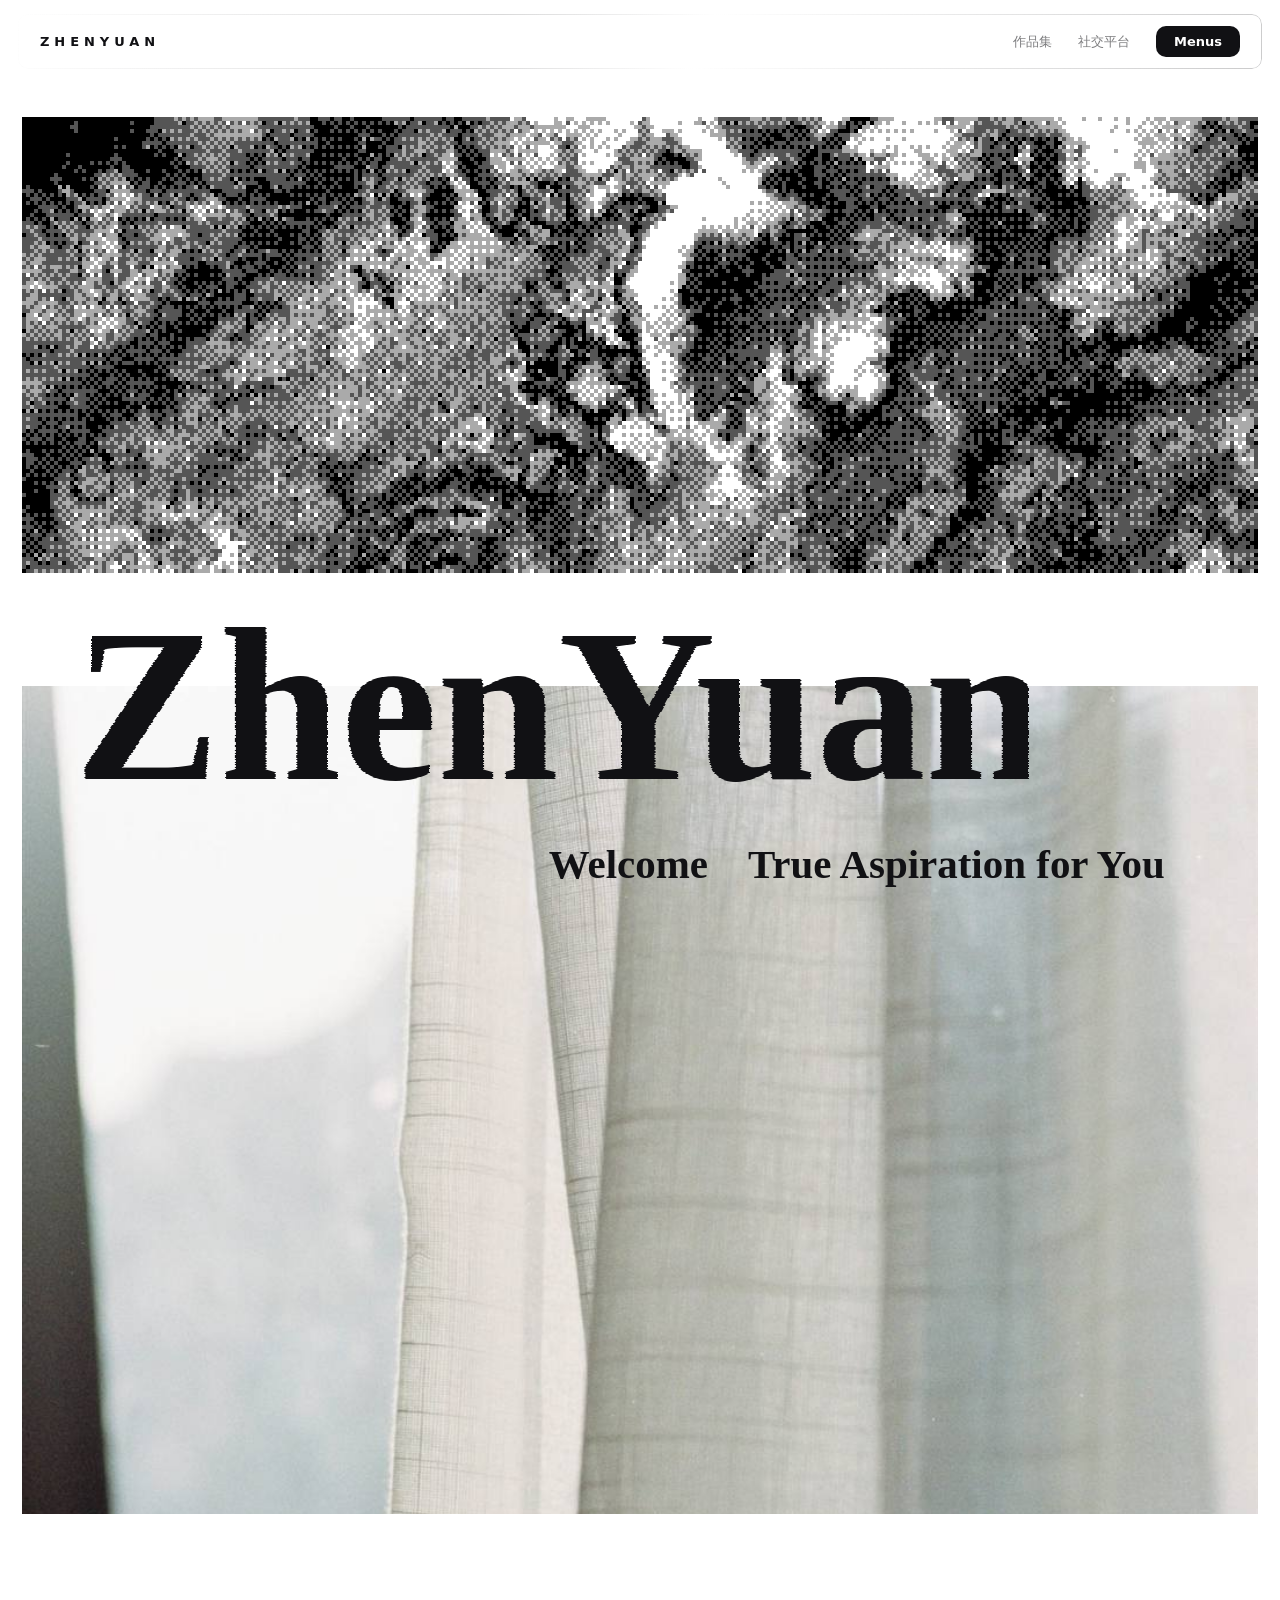
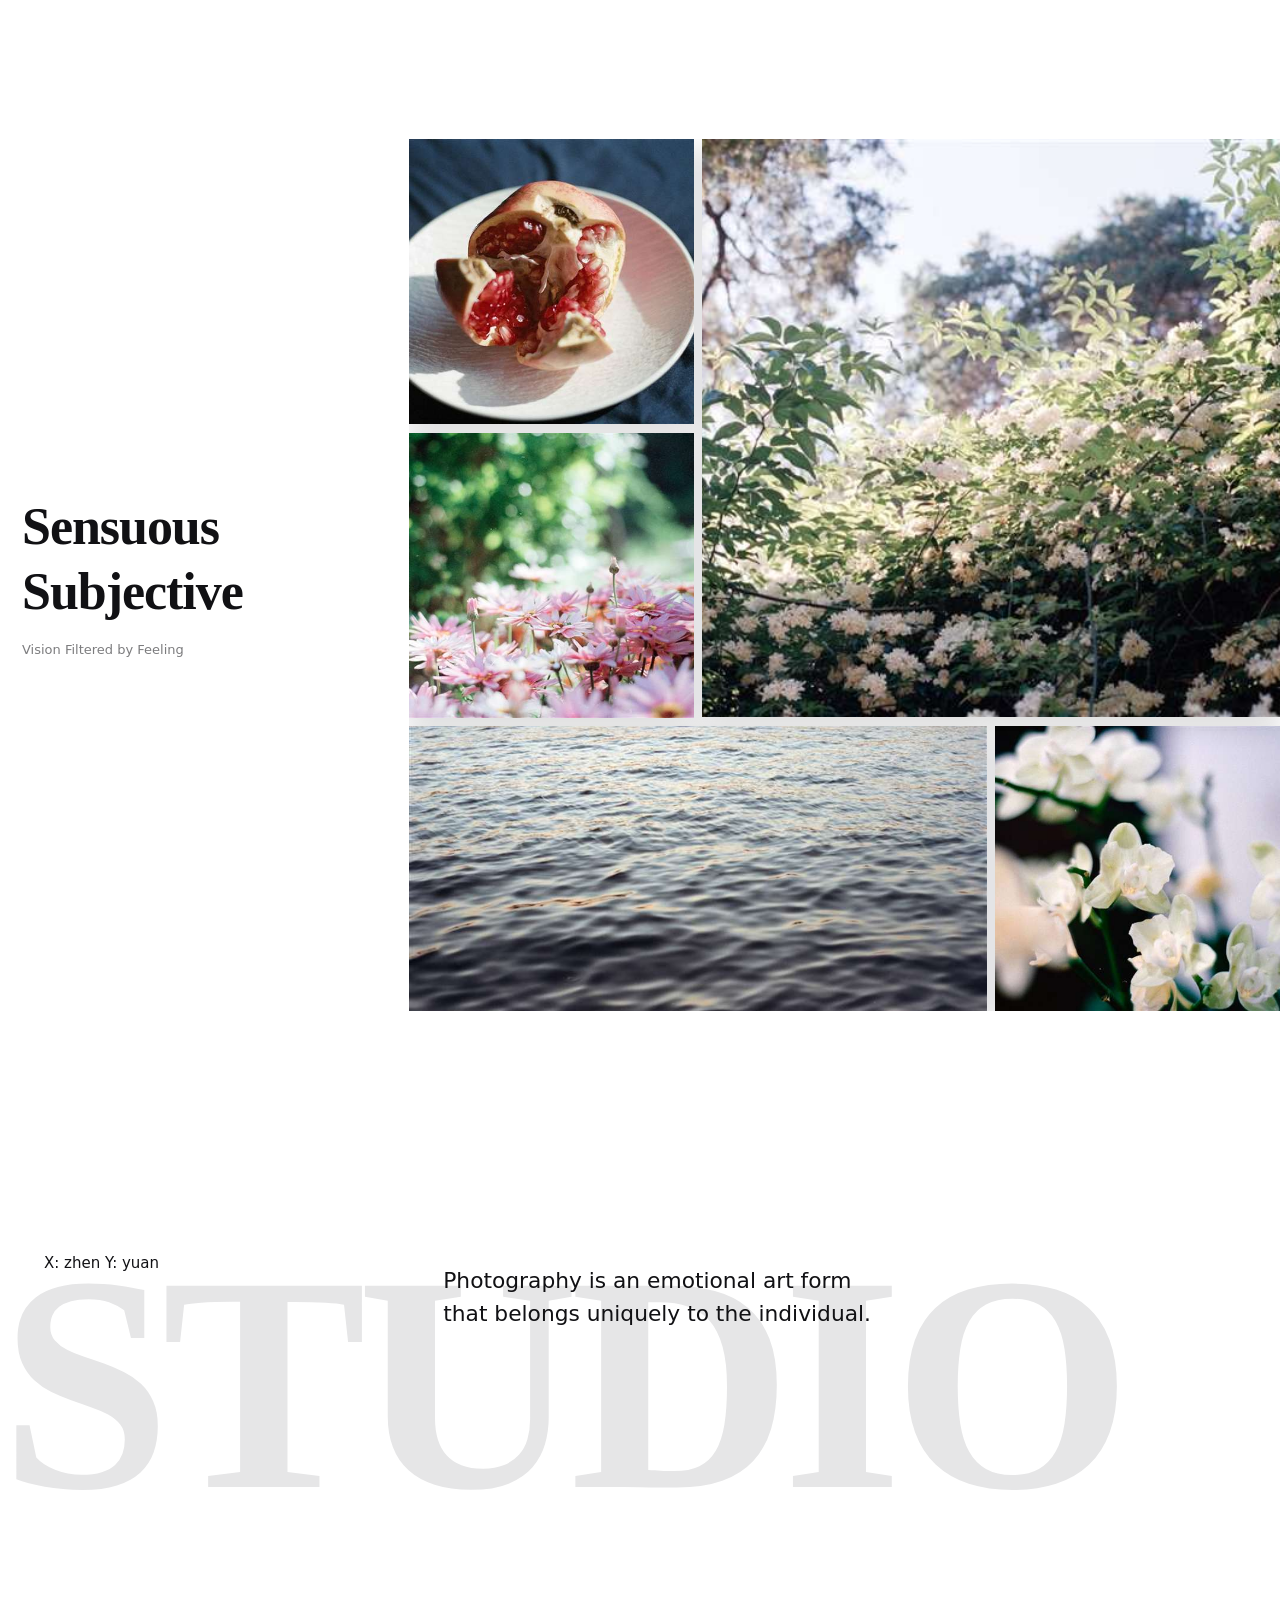
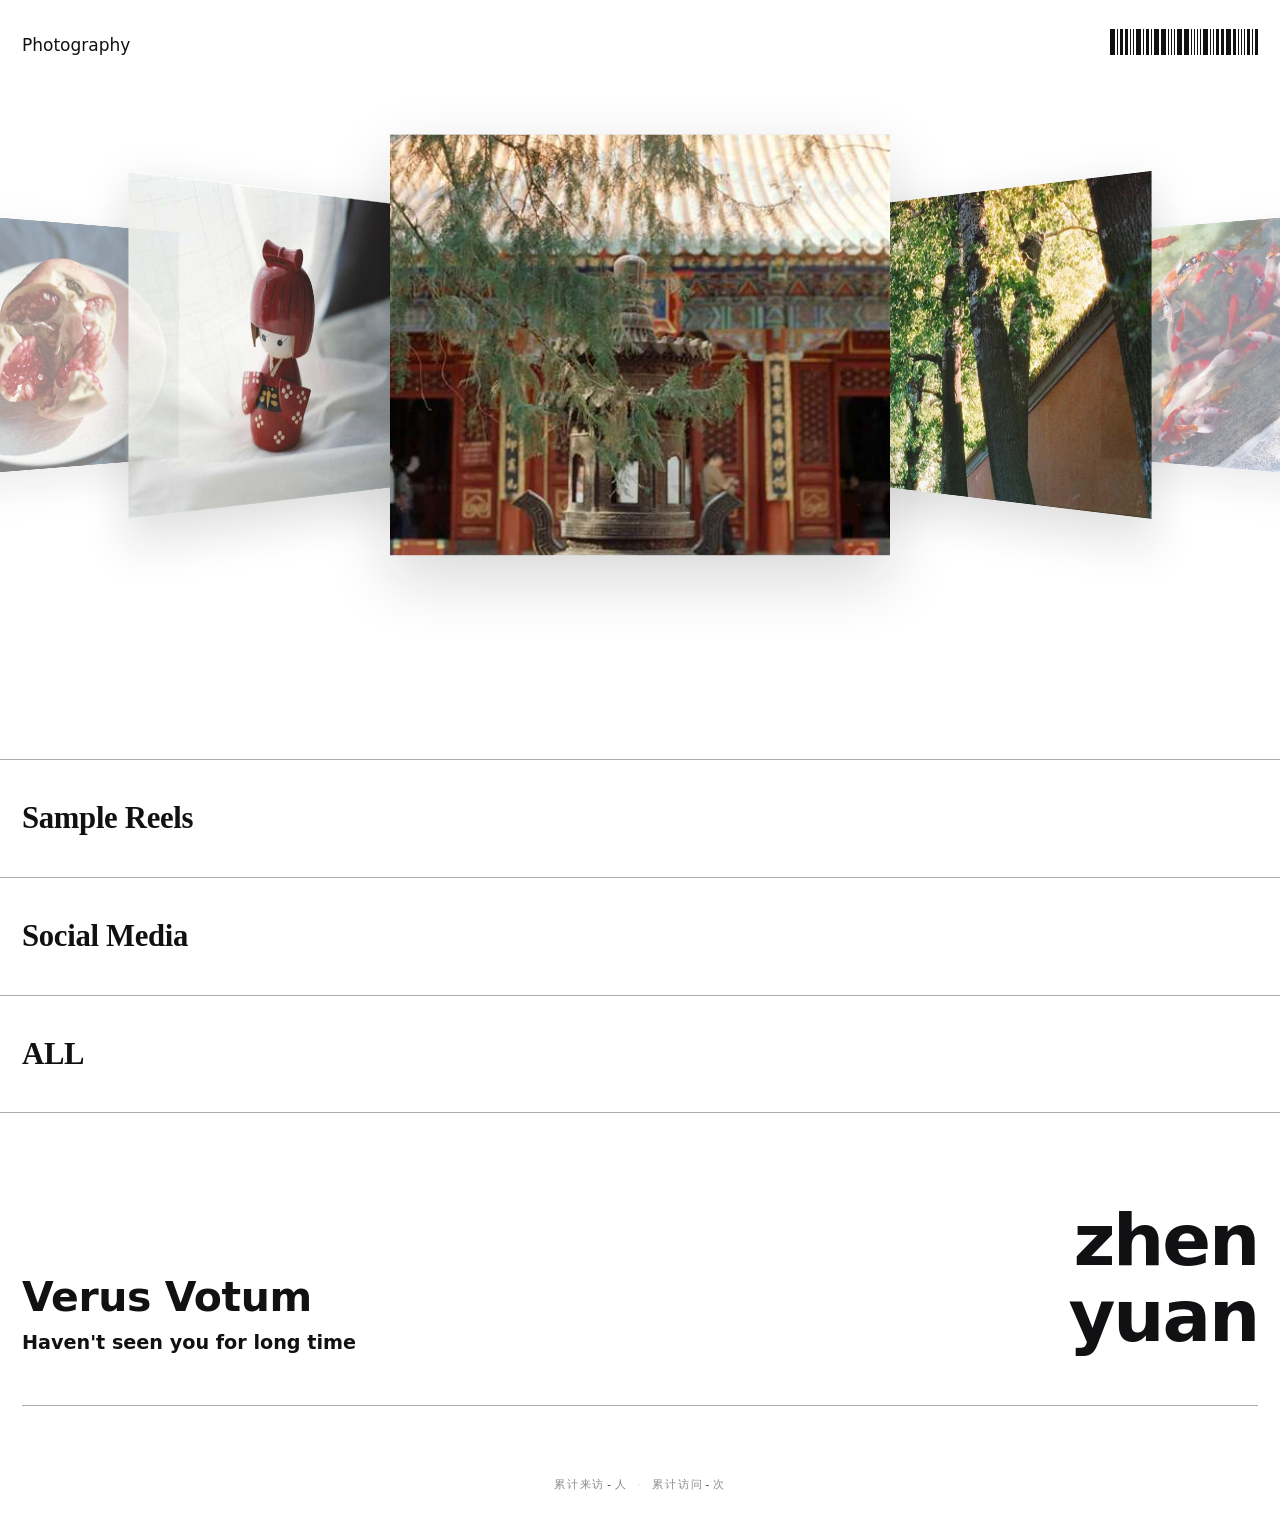
<file: index.html>
<!DOCTYPE html>
<html lang="zh-CN">
<head>
  <meta charset="UTF-8">
  <meta name="viewport" content="width=device-width, initial-scale=1.0">
  <title>ZhenYuan — True Aspiration for You</title>
  <meta name="description" content="ZhenYuan 个人网站 — Sensuous, Subjective.">
  <link rel="icon" href="data:,">
  <link rel="stylesheet" href="css/style.css?v=48">
</head>
<body class="locked">

  <!-- 开屏 Prism 棱镜背景：滚动后渐隐进入页面 -->
  <div id="intro" aria-hidden="true">
    <div class="intro-hint">SCROLL</div>
  </div>

  <!-- 液态玻璃导航 -->
  <header class="nav-wrap">
    <nav class="nav glass">
      <a class="nav-logo" href="#top" data-cid="nav.brand">ZHENYUAN</a>
      <div class="nav-right">
        <a class="nav-link" href="category.html?cat=reels" data-cid="nav.link1">作品集</a>
        <a class="nav-link" href="social.html" data-cid="nav.link2">社交平台</a>
        <a class="nav-cta" href="menu.html" data-cid="nav.cta">Menus</a>
      </div>
    </nav>
  </header>

  <main id="top">

    <!-- Dither 抖动波纹宽幅区（65:24 宽幅，上下留白） -->
    <section class="dither-band" aria-hidden="true">
      <div class="dither-frame" id="dither-frame"></div>
    </section>

    <!-- Hero：超大动态 zhenyuan（FuzzyText 毛玻璃噪点），压在下方图片左上角 -->
    <section class="hero">
      <div class="hero-title" id="fuzzy-hero" aria-label="ZhenYuan">ZhenYuan</div>
    </section>

    <!-- 全宽大图 + 右上小字 + 底部标语 -->
    <section class="showcase" id="works">
      <figure class="showcase-figure reveal" data-gradual-blur>
        <img id="img-showcase" data-cid="showcase.image" alt="封面大图" src="images/showcase.jpg">
      </figure>

      <p class="hero-tagline">
        <span data-cid="hero.welcome">Welcome</span>
        <span data-cid="hero.tagline">True Aspiration for You</span>
      </p>
    </section>

    <!-- 理念 -->
    <section class="philosophy">
      <div class="reveal">
        <h2 class="philo-words">
          <span data-cid="philo.word1">Sensuous</span>
          <span data-cid="philo.word2">Subjective</span>
        </h2>
        <p class="philo-note" data-cid="philo.note">Vision Filtered by Feeling</p>
      </div>
      <div class="philo-imgs reveal" id="philo-imgs"></div>
    </section>

    <!-- STUDIO 水印 -->
    <section class="studio" id="studio">
      <div class="studio-watermark reveal" data-cid="studio.word">STUDIO</div>
      <div class="studio-location reveal" style="transition-delay:.12s" data-cid="studio.location">X: zhen Y: yuan</div>
      <p class="studio-statement reveal" data-cid="studio.statement">Photography is an emotional art form
that belongs uniquely to the individual.</p>
    </section>

    <!-- Photography 区：Cover Flow 作品轮播 -->
    <section class="photo" id="contact">
      <div class="photo-head reveal">
        <span class="photo-title" data-cid="photo.title">Photography</span>
        <span class="barcode" id="barcode"></span>
      </div>
      <div class="coverflow reveal" id="coverflow" style="transition-delay:.1s">
        <div class="cf-stage" id="cf-stage"></div>
      </div>
    </section>

    <!-- Sample Reels / Social Media / ALL：贯穿全屏横杠 -->
    <section class="bands reveal">
      <a class="band" href="category.html?cat=reels"><span>Sample Reels</span></a>
      <a class="band" href="social.html"><span>Social Media</span></a>
      <a class="band" href="works.html"><span>ALL</span></a>
    </section>

  </main>

  <footer class="footer">
    <div class="footer-note reveal">
      <strong class="footer-brand" data-cid="footer.brand">Verus Votum</strong>
      <span class="footer-sub" data-cid="footer.note">Haven't seen you for long time</span>
    </div>
    <span class="footer-big reveal" style="transition-delay:.12s">zhen<br>yuan</span>
    <hr class="footer-rule">
  </footer>

  <script src="js/fuzzy-text.js?v=3"></script>
  <script src="js/gradual-blur.js?v=3"></script>
  <script src="js/prism.js?v=4"></script>
  <script src="js/intro.js?v=4"></script>
  <script src="js/dither.js?v=4"></script>
  <script src="js/main.js?v=25"></script>
  <script src="js/counter.js?v=2" defer></script>
</body>
</html>
</file>
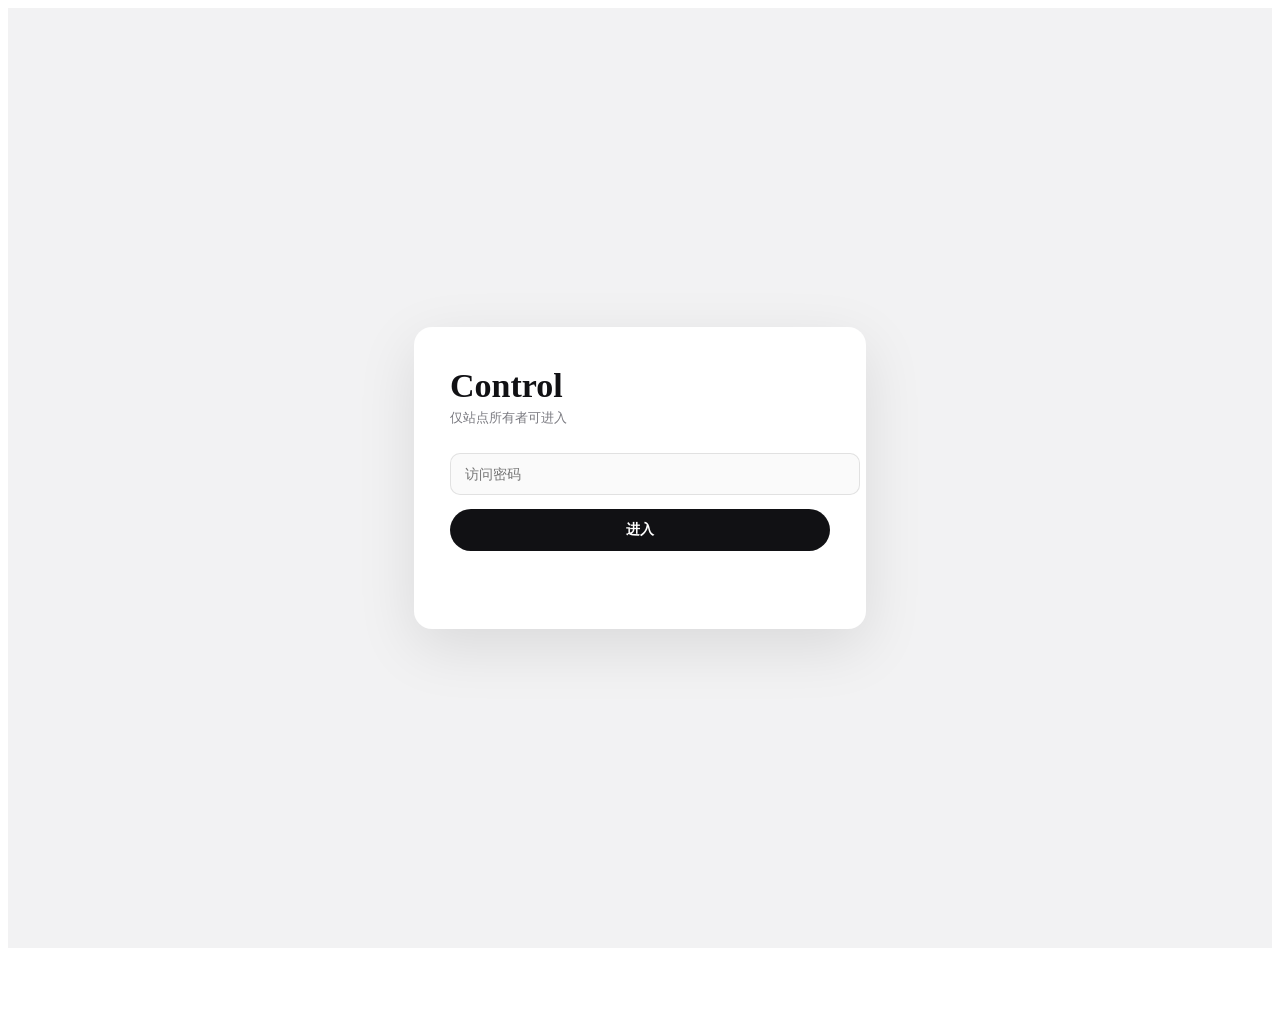
<file: admin.html>
<!DOCTYPE html>
<html lang="zh-CN">
<head>
  <meta charset="UTF-8">
  <meta name="viewport" content="width=device-width, initial-scale=1.0">
  <meta name="robots" content="noindex, nofollow">
  <title>管理处 — ZhenYuan</title>
  <link rel="icon" href="data:,">
  <link rel="stylesheet" href="css/admin.css?v=6">
</head>
<body class="admin-body">

  <!-- 密码门 -->
  <div id="gate" class="gate">
    <form id="gate-form" class="gate-card">
      <h1>Control</h1>
      <p class="gate-hint">仅站点所有者可进入</p>
      <input type="password" id="gate-pwd" placeholder="访问密码" autocomplete="current-password" required>
      <button type="submit">进入</button>
      <p id="gate-err" class="gate-err"></p>
    </form>
  </div>

  <!-- 编辑器（面包屑 + 灰导航 + Control 标题 + 黑菜单列/灰内容区） -->
  <div id="editor" class="editor" hidden>
    <p class="admin-crumb" id="crumb">管理处</p>

    <nav class="admin-nav">
      <strong class="admin-site">ZHENYUAN</strong>
      <div class="admin-nav-right">
        <a href="index.html" target="_blank">首页</a>
        <a href="menu.html" target="_blank">Menus</a>
        <a href="works.html" target="_blank">作品</a>
        <a href="social.html" target="_blank">社交平台</a>
        <a href="javascript:void 0" id="pub-toggle">发布设置</a>
        <button id="publish-btn" class="admin-publish" title="把本机新上传的照片和内容差量同步到 GitHub Pages">一键发布</button>
        <button id="save-btn" class="admin-save">保存并发布</button>
      </div>
    </nav>

    <!-- 发布设置（GitHub Pages 部署时需要；本机预览无需填写） -->
    <div id="pub-setup" class="pub-setup" hidden>
      <label class="field"><span class="field-key">仓库（用户名/仓库名）</span>
        <input type="text" id="gh-repo" placeholder="例如：zhenyuan/zhenyuan.github.io"></label>
      <label class="field"><span class="field-key">GitHub Token</span>
        <input type="password" id="gh-token" placeholder="ghp_…（需要 Contents 读写权限）"></label>
        <label class="pub-remember"><input type="checkbox" id="gh-remember"> 在此电脑记住仓库和 Token（勾选后关浏览器也不用重填；仅私人电脑使用，公用电脑请勿勾）</label>
      <p class="pub-hint">本机预览（127.0.0.1）自动使用本地保存接口，无需填写；部署到 GitHub Pages 后，保存与上传走 GitHub API，需要填写以上两项。</p>
    </div>

    <header class="admin-head"><h1>Control</h1></header>

    <div class="admin-panel">
      <aside class="admin-menu" id="admin-menu"></aside>
      <main class="admin-content" id="admin-content"></main>
    </div>

    <p id="status" class="status"></p>
  </div>

  <script src="js/utif.js?v=1"></script>
  <script src="js/admin.js?v=24"></script>
</body>
</html>
</file>
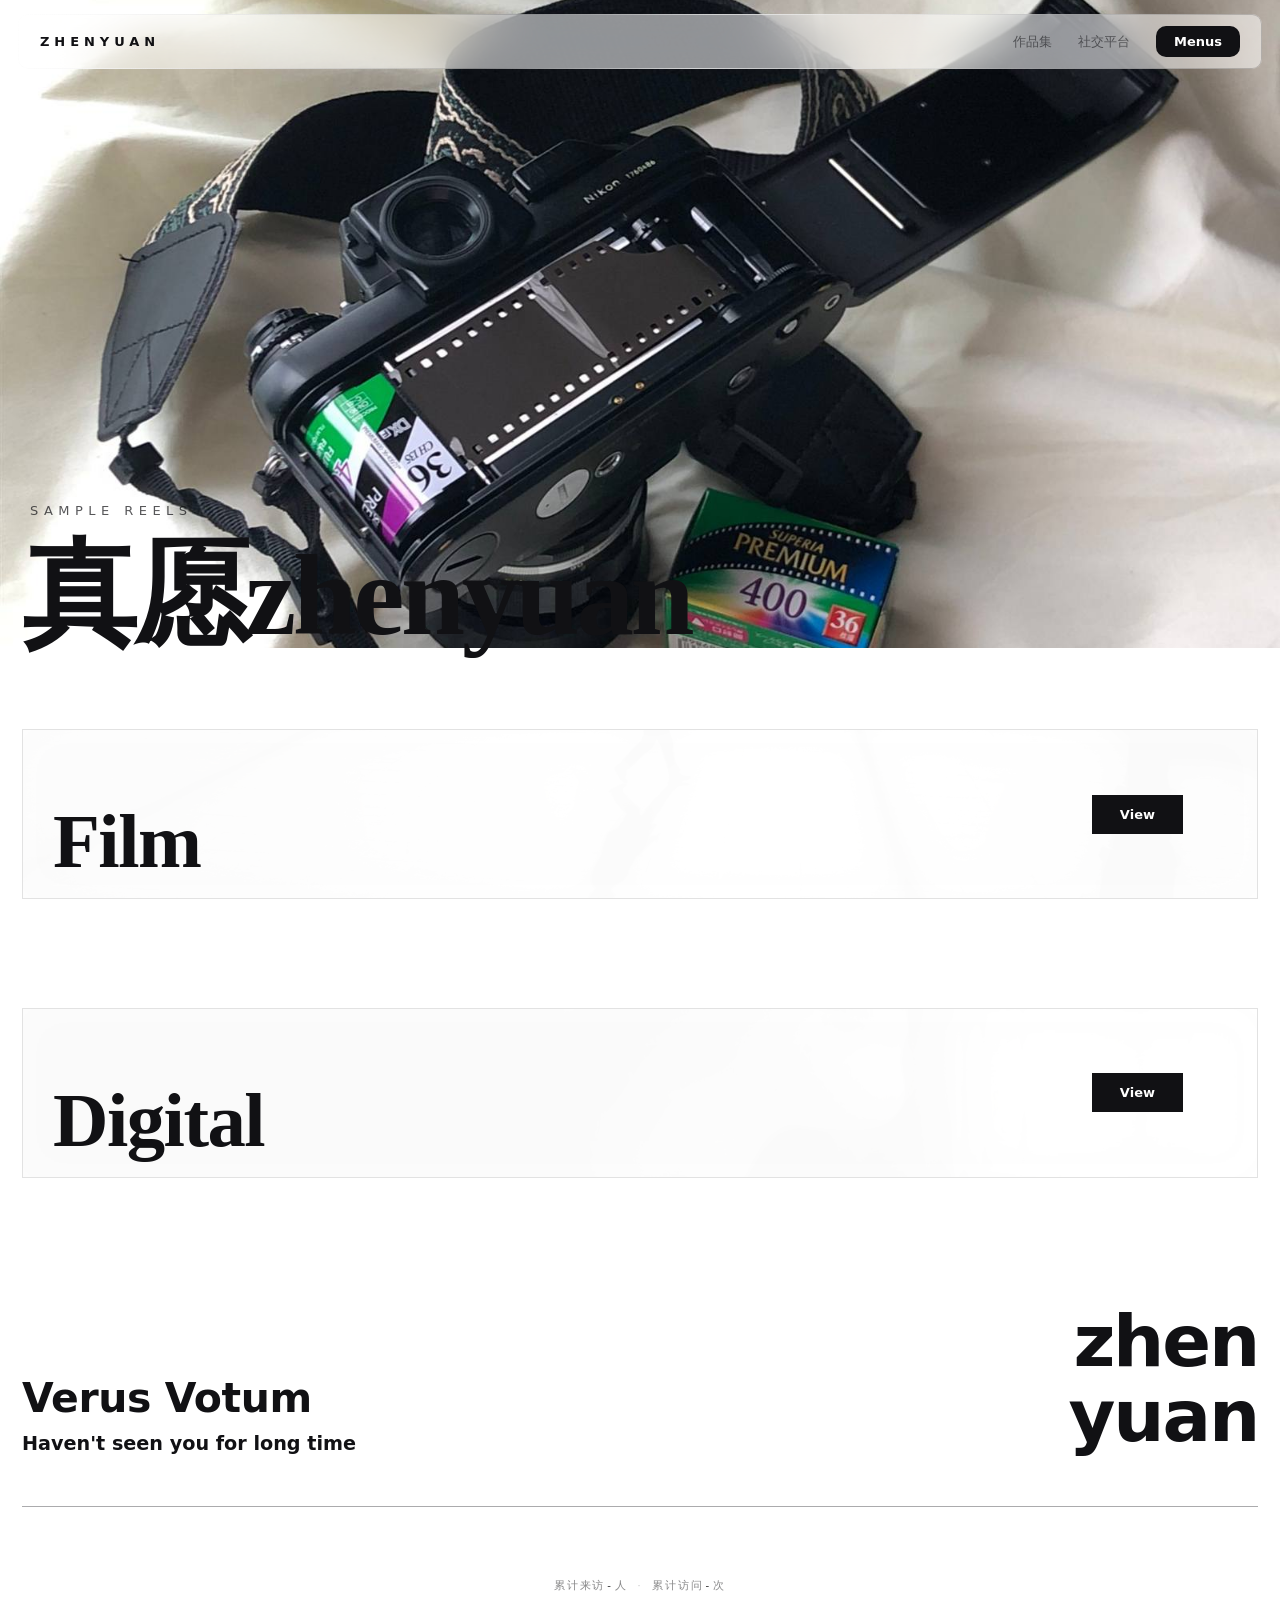
<file: category.html>
<!DOCTYPE html>
<html lang="zh-CN">
<head>
  <meta charset="UTF-8">
  <meta name="viewport" content="width=device-width, initial-scale=1.0">
  <title>Sample Reels — ZhenYuan</title>
  <meta name="description" content="ZhenYuan 作品分类 — Film / Digital">
  <link rel="icon" href="data:,">
  <link rel="stylesheet" href="css/style.css?v=48">
</head>
<body>

  <!-- 开场黑幕：承接首页横杆延伸过场 -->
  <div id="band-open"><span>Sample Reels</span></div>

  <!-- 液态玻璃导航 -->
  <header class="nav-wrap">
    <nav class="nav glass">
      <a class="nav-logo" href="index.html">ZHENYUAN</a>
      <div class="nav-right">
        <a class="nav-link" href="category.html?cat=reels" data-navcat="reels">作品集</a>
        <a class="nav-link" href="social.html">社交平台</a>
        <a class="nav-cta" href="menu.html">Menus</a>
      </div>
    </nav>
  </header>

  <main>
    <!-- 顶部大图 + 真愿zhenyuan 标题（图3）+ 分类小字（衔接过场文字） -->
    <div class="cat-hero">
      <img id="cat-hero-img" src="images/cat-hero-light.jpg" alt="分类页大图">
      <div class="cat-titlewrap">
        <p class="cat-kicker" id="cat-kicker">Sample Reels</p>
        <h1 class="cat-title">真愿zhenyuan</h1>
      </div>
    </div>

    <!-- Film / Digital 液态玻璃分类横杠（点击：方块剥离 → 逐级选择） -->
    <section class="cat-cats">
      <div class="cat-bar" data-cat="film" data-img="images/photo.jpg">
        <div class="cat-media"><img src="images/photo.jpg" alt="Film 分类背景"></div>
        <div class="cat-glass glass"></div>
        <span class="cat-bar-name">Film</span>
        <span class="cat-bar-btn">View</span>
      </div>
      <div class="cat-bar" data-cat="digital" data-img="images/philo1.jpg">
        <div class="cat-media"><img src="images/philo1.jpg" alt="Digital 分类背景"></div>
        <div class="cat-glass glass"></div>
        <span class="cat-bar-name">Digital</span>
        <span class="cat-bar-btn">View</span>
      </div>
    </section>
  </main>

  <!-- 选择器遮罩 / 碎裂圆环舞台 / 作品集画布 / 返回箭头（由 js/category.js 驱动） -->
  <div class="sel-veil" id="sel-veil"></div>
  <div class="portfolio-canvas" id="portfolio-canvas"></div>
  <div class="ring-stage" id="ring-stage"></div>
  <div class="ring-caption" id="ring-caption"><b></b><span></span></div>
  <button class="back-arrow" id="back-arrow" type="button" aria-label="返回作品分类">↩</button>

  <footer class="footer">
    <div class="footer-note reveal">
      <strong class="footer-brand" data-cid="footer.brand">Verus Votum</strong>
      <span class="footer-sub" data-cid="footer.note">Haven't seen you for long time</span>
    </div>
    <span class="footer-big reveal" style="transition-delay:.12s">zhen<br>yuan</span>
    <hr class="footer-rule">
  </footer>

  <script src="js/category.js?v=36"></script>
  <script>
    (function () {
      'use strict';
      document.body.classList.add('ready'); // 分类页无开屏，直接显示导航

      var q = new URLSearchParams(location.search);
      var cat = q.get('cat') === 'social' ? 'social' : 'reels';
      var titles = { reels: 'Sample Reels', social: 'Social Media' };
      var t = titles[cat];
      document.title = t + ' — ZhenYuan';

      // bfcache 恢复时清理残留过渡层
      window.addEventListener('pageshow', function (e) {
        if (e.persisted) {
          var bo = document.getElementById('band-open');
          if (bo) { bo.remove(); document.querySelectorAll('.sel-veil,.ring-stage,.peel-card,.ring-caption,#back-arrow').forEach(function(n){n.remove()}); }
        }
      });

      // 开场黑幕：显示所选横杠文字后上滑揭幕
      document.getElementById('cat-kicker').textContent = t;
      var open = document.getElementById('band-open');
      open.querySelector('span').textContent = t;
      requestAnimationFrame(function () {
        requestAnimationFrame(function () { open.classList.add('away'); });
      });
      setTimeout(function () { open.remove(); }, 800);

      // 文字可读性检测：大图偏暗时给"真愿zhenyuan"标题加光晕
      var heroImg = document.getElementById('cat-hero-img');
      var title = document.querySelector('.cat-title');
      function glowCheck() {
        try {
          if (!heroImg.naturalWidth) return;
          var c = document.createElement('canvas');
          c.width = 60; c.height = 60;
          var ctx = c.getContext('2d');
          ctx.drawImage(heroImg, 0, heroImg.naturalHeight * 0.55,
            heroImg.naturalWidth * 0.6, heroImg.naturalHeight * 0.45, 0, 0, 60, 60);
          var d = ctx.getImageData(0, 0, 60, 60).data;
          var sum = 0, n = 0;
          for (var i = 0; i < d.length; i += 4) {
            sum += 0.2126 * d[i] + 0.7152 * d[i + 1] + 0.0722 * d[i + 2];
            n++;
          }
          if (sum / n < 150) title.classList.add('text-glow');
          else title.classList.remove('text-glow');
        } catch (e) { /* 忽略 */ }
      }
      if (heroImg.complete && heroImg.naturalWidth) glowCheck();
      /* 头图可能被 category.js 按 content.json 异步替换：每次重新加载都重测明暗 */
      heroImg.addEventListener('load', glowCheck);
    })();
  </script>
  <script src="js/counter.js?v=2" defer></script>
</body>
</html>
</file>
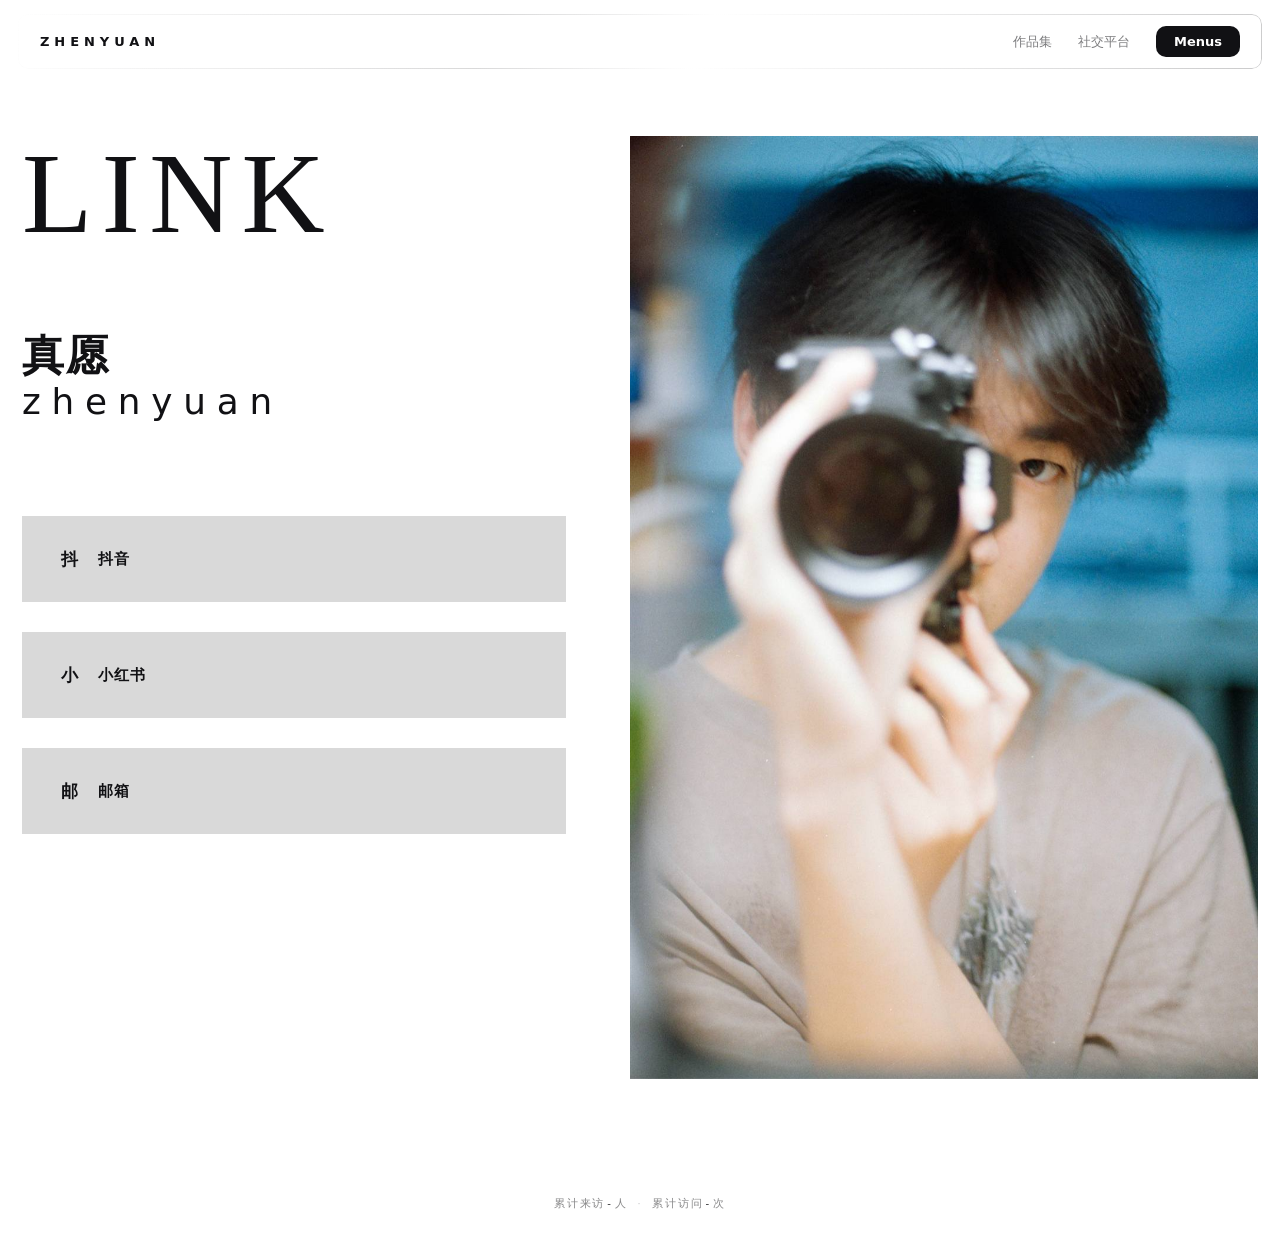
<file: social.html>
﻿﻿﻿﻿<!DOCTYPE html>
<html lang="zh-CN">
<head>
  <meta charset="UTF-8">
  <meta name="viewport" content="width=device-width, initial-scale=1.0">
  <title>Social Links — ZhenYuan</title>
  <meta name="description" content="ZhenYuan 社交媒体链接 — 抖音 / 小红书">
  <link rel="icon" href="data:,">
  <link rel="stylesheet" href="css/style.css?v=48">
</head>
<body class="social-page">

  <!-- 液态玻璃导航（与首页一致） -->
  <header class="nav-wrap">
    <nav class="nav glass">
      <a class="nav-logo" href="index.html" data-cid="nav.brand">ZHENYUAN</a>
      <div class="nav-right">
        <a class="nav-link" href="category.html?cat=reels" data-cid="nav.link1">作品集</a>
        <a class="nav-link" href="social.html" data-cid="nav.link2">社交平台</a>
        <a class="nav-cta" href="menu.html" data-cid="nav.cta">Menus</a>
      </div>
    </nav>
  </header>

  <!-- LINK 界面：左列（LINK 标题 / 真愿zhenyuan / 黑色宣言块 / 链接条）+ 右侧大图 -->
  <main>
    <section class="social">
      <div class="social-left">
        <h1 class="social-title reveal" data-cid="social.title">LINK</h1>
        <div class="social-brand reveal" style="transition-delay:.1s">
          <span class="social-brand-cn" data-cid="social.brandCn">真愿</span>
          <span class="social-brand-en" data-cid="social.brandEn">zhenyuan</span>
        </div>
        <div class="social-statement reveal" style="transition-delay:.2s">
          <p data-cid="social.statement">品牌宣言文字</p>
        </div>
        <div class="social-links reveal" id="social-links" style="transition-delay:.3s"></div>
      </div>
      <figure class="social-image reveal" style="transition-delay:.15s">
        <img data-cid="social.image" src="" alt="Social">
      </figure>
    </section>
  </main>

  <script src="js/main.js?v=25"></script>
  <script src="js/counter.js?v=2" defer></script>
</body>
</html>
</file>
<file: css/style.css>
/* =====================================================
   ZhenYuan 个人网站 — 简洁平面风格 · 白底黑字
   ===================================================== */

/* ================= 基础 ================= */
:root{
  --bg:#ffffff;
  --ink:#111114;
  --muted:rgba(17,17,20,.55);
  --faint:rgba(17,17,20,.35);
  --glass:rgba(255,255,255,.55);
  --glass-brd:rgba(0,0,0,.08);
  --serif:Georgia,"Times New Roman","Songti SC",STSong,serif;
  --sans:system-ui,-apple-system,"Segoe UI","PingFang SC","Microsoft YaHei",sans-serif;
  --maxw:1280px;
}
*{margin:0;padding:0;box-sizing:border-box}
html{scroll-behavior:smooth}
body{background:var(--bg);color:var(--ink);font-family:var(--sans);-webkit-font-smoothing:antialiased;overflow-x:hidden}
body.locked{overflow:hidden}
img{display:block;width:100%;height:100%;object-fit:cover} /* 图片只裁切，绝不变形 */
figure{overflow:hidden;background:#e9e9ec}
a{color:inherit;text-decoration:none}
::selection{background:#111114;color:#fff}

/* ================= 开屏黑场动画 ================= */
#intro{position:fixed;inset:0;z-index:300;background:#000}
#intro-canvas{position:absolute;inset:0;width:100%;height:100%;display:block}
.intro-hint{position:absolute;bottom:28px;left:50%;transform:translateX(-50%);font-size:11px;letter-spacing:.45em;text-indent:.45em;color:rgba(255,255,255,.30);transition:opacity .5s}
#intro.playing .intro-hint{opacity:0}
#intro.leak{background:#fff;transition:background-color .7s ease} /* 胶片漏光：黑场转白 */
#intro.done{opacity:0;transition:opacity .65s ease;pointer-events:none}

/* ================= 液态玻璃导航 ================= */
.nav-wrap{position:fixed;top:14px;left:0;right:0;z-index:100;display:flex;justify-content:center;padding:0 18px;
  opacity:0;transform:translateY(-14px);
  transition:opacity .9s ease .25s,transform .9s cubic-bezier(.16,1,.3,1) .25s}
body.ready .nav-wrap{opacity:1;transform:none}
.glass{background:var(--glass);backdrop-filter:blur(22px) saturate(160%);-webkit-backdrop-filter:blur(22px) saturate(160%)} /* 纯液态玻璃：无描边无阴影 */
.nav{width:100%;max-width:var(--maxw);display:flex;align-items:center;justify-content:space-between;padding:12px 22px;border-radius:10px;position:relative}
.nav::before{content:'';position:absolute;inset:0;border-radius:inherit;padding:1.2px;pointer-events:none;z-index:1;
  background:linear-gradient(115deg,rgba(255,255,255,.95) 0%,rgba(17,17,20,.16) 38%,rgba(255,255,255,.6) 55%,rgba(17,17,20,.22) 100%);
  -webkit-mask:linear-gradient(#000 0 0) content-box,linear-gradient(#000 0 0);
  -webkit-mask-composite:xor;mask:linear-gradient(#000 0 0) content-box,linear-gradient(#000 0 0);mask-composite:exclude}
.nav-logo{font-size:13px;font-weight:700;letter-spacing:.38em}
.nav-right{display:flex;align-items:center;gap:26px}
.nav-link{font-size:13px;color:var(--muted);transition:color .25s}
.nav-link:hover{color:var(--ink)}
.nav-cta{background:var(--ink);color:#fff;font-size:13px;font-weight:600;padding:8px 18px;border-radius:10px;transition:opacity .25s}
.nav-cta:hover{opacity:.82}

/* ================= Warp 标题 ---------------- */
.warp-text{position:relative;display:block;width:100%;min-height:220px;overflow:hidden;isolation:isolate;border-radius:inherit}
.warp-text canvas{position:absolute;inset:0;width:100%;height:100%;display:block}
.warp-text-fallback{font-family:var(--serif);letter-spacing:-.03em;font-size:clamp(70px,16vw,200px);line-height:.9}

/* ================= Dither 抖动波纹宽幅区（65:24，上下留白） ================= */
.dither-band{max-width:var(--maxw);margin:0 auto;padding:clamp(96px,13vh,150px) 22px 0;
  opacity:0;transform:translateY(20px);
  transition:opacity 1s ease .35s,transform 1s cubic-bezier(.16,1,.3,1) .35s}
body.ready .dither-band{opacity:1;transform:none}
.dither-frame{position:relative;width:100%;aspect-ratio:65/24;overflow:hidden;background:#000}
.dither-frame canvas{position:absolute;inset:0;width:100%;height:100%;display:block}

/* ================= Hero：大字叠在图片左上 ================= */
.hero{max-width:var(--maxw);margin:0 auto;padding:clamp(40px,6vh,80px) 22px 0}
.hero-title{font-family:var(--serif);position:relative;z-index:3;
  opacity:0;transform:translateY(30px);
  transition:opacity 1s ease .5s,transform 1s cubic-bezier(.16,1,.3,1) .5s}
body.ready .hero-title{opacity:1;transform:none}

/* ================= Showcase：全宽大图 ================= */
.showcase{position:relative;max-width:var(--maxw);margin:0 auto;padding:0 22px 9vh;
  margin-top:clamp(-110px,-7.5vw,-24px)} /* 大字下缘探入图片顶端约1/3（图1） */
.hero-tagline{position:absolute;top:clamp(100px,12vw,180px);left:auto;right:9%;display:flex;gap:40px;
  font-family:var(--serif);font-size:clamp(26px,3.2vw,48px);font-weight:700;color:var(--ink);z-index:2}
.hero-tagline span{opacity:0;transform:translateY(40px) scale(.96);
  transition:opacity 1.1s ease,transform 1.1s cubic-bezier(.16,1,.3,1)}
.hero-tagline.in span{opacity:1;transform:none}
.hero-tagline.in span:nth-child(1){transition-delay:0s}
.hero-tagline.in span:nth-child(2){transition-delay:.18s}
.showcase-figure{position:relative;height:92vh}

/* ================= Philosophy ================= */
.philosophy{max-width:none;margin:0;padding:16vh 0 6vh;display:flex;align-items:center;gap:clamp(24px,3.2vw,52px)}
.philosophy>.reveal:not(.philo-imgs){flex:0 0 auto;width:clamp(250px,27vw,400px);margin-left:max(22px,calc((100vw - var(--maxw))/2 + 22px))}
/* philosophy 区 .reveal 只做 IO 触发器，不做整体过渡——让子元素（philo-words span / philo-note）的错落动画可见 */
.philosophy .reveal{opacity:1;transform:none;transition:none}
.philo-words{font-family:var(--serif);font-size:clamp(36px,4.5vw,52px);font-weight:700;letter-spacing:-.02em;line-height:1.25}
.philo-words span{display:block;opacity:0}
.reveal.in .philo-words span{animation:textRise .8s cubic-bezier(.16,1,.3,1) both}
.reveal.in .philo-words span:nth-child(2){animation-delay:.14s}
.philo-note{font-size:13px;color:var(--muted);margin-top:18px;opacity:0}
.reveal.in .philo-note{animation:textRise .8s cubic-bezier(.16,1,.3,1) .26s both}
/* 理念照片展示柜：按上传数量密铺，大小不一（与作品集 mosaic 同语言） */
.philo-imgs{flex:1 1 auto;min-width:0;aspect-ratio:1/1;display:grid;gap:8px;align-self:center;overflow:hidden}
.pi-tile{position:relative;margin:0;overflow:hidden;background:#e9e9ee;
  box-shadow:0 10px 26px rgba(17,17,20,.14);opacity:0}
.pi-tile img{position:absolute;inset:0;width:100%;height:100%;object-fit:cover;display:block;
  transition:transform .8s cubic-bezier(.16,1,.3,1)}
.pi-tile:hover img{transform:scale(1.05)}
/* 理念瓦片：容器进入视口后错落浮起 */
.philo-imgs.in .pi-tile{animation:tileRise .75s cubic-bezier(.16,1,.3,1) both;
  animation-delay:calc(var(--ti,0) * 70ms)}
@keyframes tileRise{from{opacity:0;transform:translateY(26px) scale(.965)}to{opacity:1;transform:none}}
@keyframes textRise{from{opacity:0;transform:translateY(22px)}to{opacity:1;transform:none}}

/* ================= Studio 水印 ================= */
.studio{position:relative;max-width:var(--maxw);margin:0 auto;padding:20vh 22px 6vh}
.studio-watermark{font-family:var(--serif);font-size:clamp(140px,24vw,320px);font-weight:700;letter-spacing:-.03em;line-height:.9;
  color:rgba(17,17,20,.10);text-align:left;user-select:none;margin-left:-22px}
.studio-watermark.reveal{transform:translateY(34px) scale(.94)}
.studio-watermark.reveal.in{transform:none}
.studio-location{position:absolute;left:44px;top:calc(20vh + .62em);font-size:15px;color:var(--ink);z-index:1}
.studio-statement{position:absolute;left:50%;top:calc(20vh + .95em);z-index:1;
  font-size:clamp(16px,1.7vw,23px);line-height:1.5;color:var(--ink);max-width:620px;
  white-space:pre-line;text-align:left}
.studio-statement.reveal{opacity:0;transform:translateX(-46%) translateY(20px);
  transition:opacity .9s ease,transform .9s cubic-bezier(.16,1,.3,1)}
.studio-statement.reveal.in{opacity:1;transform:translateX(-46%)}

/* ================= Photography：Cover Flow ================= */
.photo{max-width:var(--maxw);margin:0 auto;padding:6vh 22px 4vh}
.photo-head{display:flex;align-items:flex-end;justify-content:space-between;margin-bottom:20px}
.photo-title{font-size:17px;font-weight:500}
.barcode{display:flex;gap:2px;align-items:stretch;height:26px}
.barcode i{background:var(--ink)}
.coverflow{position:relative}
.cf-stage{position:relative;height:min(66vh,540px);perspective:1500px}
.cf-item{position:absolute;top:50%;left:50%;width:min(44vw,500px);height:78%;
  transform:translate(-50%,-50%);background:#e9e9ec;overflow:hidden;cursor:pointer;
  box-shadow:0 24px 60px rgba(17,17,20,.16);
  transition:transform .7s cubic-bezier(.25,.8,.25,1),opacity .5s ease}
.cf-item img{width:100%;height:100%;object-fit:cover;pointer-events:none}
.cf-caption{display:flex;justify-content:center;align-items:baseline;gap:56px;
  font-size:15px;color:var(--ink);margin-top:34px;
  transition:opacity .3s ease}
.cf-caption.swap{opacity:0}

/* ================= 页脚 ================= */
.footer{position:relative;max-width:var(--maxw);margin:0 auto;padding:10vh 22px 96px;display:flex;justify-content:space-between;align-items:flex-end}

/* ================= Social Links 独立页面（LINK）：左列文字 + 右侧大图 ================= */
.social{max-width:var(--maxw);margin:0 auto;padding:clamp(96px,13vh,150px) 22px 10vh;
  display:flex;gap:clamp(36px,5vw,72px);align-items:stretch}
.social-left{flex:0 0 44%;display:flex;flex-direction:column;align-items:flex-start;min-width:0}
.social-title{margin:0;font-family:"Palatino Linotype","Book Antiqua",Palatino,"Times New Roman",Georgia,serif;
  font-size:clamp(68px,9vw,128px);font-weight:500;
  letter-spacing:.08em;line-height:1;color:var(--ink)}
.social-brand{margin-top:clamp(48px,9vh,104px);font-family:var(--serif);color:var(--ink);line-height:1.15}
.social-brand-cn{display:block;font-size:clamp(30px,3.3vw,48px);font-weight:600;letter-spacing:.04em}
.social-brand-en{display:block;font-family:var(--sans);
  font-weight:400;font-size:clamp(26px,2.8vw,40px);letter-spacing:.3em}
.social-statement{margin-top:clamp(32px,5.5vh,60px);width:100%}
.social-statement p{margin:0;font-family:var(--serif);font-size:clamp(15px,1.4vw,19px);line-height:1.9;white-space:pre-line;letter-spacing:.03em;color:var(--ink)}
.social-links{margin-top:clamp(30px,5vh,52px);width:100%;display:flex;flex-direction:column;gap:clamp(20px,3.5vh,30px)}
.social-link{display:flex;align-items:center;gap:14px;height:clamp(60px,8vw,86px);padding:0 clamp(20px,2.5vw,32px);
  background:#d9d9d9;color:var(--ink);text-decoration:none;
  transition:background .35s ease,color .35s ease}
.social-link:hover{background:var(--ink);color:#fff}
.social-link-icon{width:30px;height:30px;display:flex;align-items:center;justify-content:center;
  font-family:var(--serif);font-size:17px;font-weight:700;flex-shrink:0}
.social-link-name{font-size:15px;font-weight:600;letter-spacing:.06em}
.social-image{flex:1;margin:0;overflow:hidden;min-height:100%}
.social-image img{width:100%;height:100%;object-fit:cover}

/* ---- social 页入场动画：标题/图片自身 reveal，品牌/宣言/链接条由子元素错落 ---- */
.social-page .nav-wrap{animation:navDown .9s cubic-bezier(.16,1,.3,1) both}
.social .social-brand,.social .social-statement,.social .social-links{opacity:1;transform:none;transition:none}
.social-brand .social-brand-cn,.social-brand .social-brand-en,.social-statement p,.social-links .social-link{opacity:0}
.social-brand.in .social-brand-cn{animation:textRise .9s cubic-bezier(.16,1,.3,1) both}
.social-brand.in .social-brand-en{animation:textRise .9s cubic-bezier(.16,1,.3,1) both;animation-delay:.16s}
.social-statement.in p{animation:textRise 1s cubic-bezier(.16,1,.3,1) both;animation-delay:.12s}
.social-links.in .social-link{animation:linkRise .75s cubic-bezier(.16,1,.3,1) both}
.social-image.reveal.in img{animation:socialImgSettle 1.5s cubic-bezier(.16,1,.3,1) both}
@keyframes linkRise{from{opacity:0;transform:translateY(26px)}to{opacity:1;transform:none}}
@keyframes socialImgSettle{from{transform:scale(1.06)}to{transform:scale(1)}}
@keyframes navDown{from{opacity:0;transform:translateY(-16px)}to{opacity:1;transform:none}}
@media(max-width:768px){
  .social{flex-direction:column;padding-top:120px}
  .social-left{flex:none;width:100%}
  .social-image{flex:none;height:300px}
}

.footer-note{font-size:13px;color:var(--ink)}
.footer-brand{display:block;font-size:clamp(26px,3.2vw,44px);font-weight:800;letter-spacing:-.01em;color:var(--ink)}
.footer-sub{display:block;font-size:clamp(15px,1.5vw,21px);font-weight:600;color:var(--ink);margin-top:10px}
.footer-big{display:block;font-size:clamp(44px,6vw,72px);font-weight:800;letter-spacing:-.03em;line-height:1.05;text-align:right}
.footer-rule{position:absolute;left:22px;right:22px;bottom:44px;width:auto;border:0;border-top:1px solid var(--faint);margin:0}

/* ================= Sample Reels / Social Media 全屏横杠 ================= */
.bands{margin-top:12vh}
.band{display:flex;align-items:center;height:clamp(84px,10vw,118px);padding:0 max(22px,calc((100% - var(--maxw))/2 + 22px));
  background:#fff;color:var(--ink);border-top:1px solid var(--faint);cursor:pointer;
  font-family:var(--serif);font-weight:700;font-size:clamp(22px,2.4vw,34px);letter-spacing:-.01em;
  transition:background .35s ease,color .35s ease}
.bands .band:last-child{border-bottom:1px solid var(--faint)}
.band:hover{background:var(--ink);color:#fff}

/* 过场：点击后横杆向上向下延伸铺满屏幕，文字随页面上移 */
.band-wipe{position:fixed;left:0;right:0;z-index:400;background:var(--ink);color:#fff;
  display:flex;align-items:center;padding:0 max(22px,calc((100vw - var(--maxw))/2 + 22px));overflow:hidden;
  font-family:var(--serif);font-weight:700;font-size:clamp(22px,2.4vw,34px);
  transition:top .68s cubic-bezier(.76,0,.24,1),height .68s cubic-bezier(.76,0,.24,1)}
.band-wipe.grow{top:0 !important;height:100vh !important}
.band-wipe span{display:block;transition:transform .68s cubic-bezier(.76,0,.24,1) .05s}
.band-wipe.grow span{transform:translateY(-5vh)} /* 文字不消失，随扩展滑向屏幕中央，交给下一页 */

/* ================= 分类页（图3：作品分类） ================= */
.cat-hero{position:relative;height:72vh;min-height:420px;
  opacity:0;animation:pageRise .8s cubic-bezier(.16,1,.3,1) .15s both}
@keyframes pageRise{from{opacity:0;transform:translateY(32px)}to{opacity:1;transform:none}}
.cat-titlewrap{position:absolute;left:max(22px,calc((100vw - var(--maxw))/2 + 22px));bottom:-.3em;z-index:2}
.cat-title{position:static;
  font-family:var(--serif);font-weight:700;font-size:clamp(54px,9vw,120px);letter-spacing:-.03em;line-height:1;color:var(--ink)}
.cat-kicker{margin:0 0 20px 8px;font-size:13px;letter-spacing:.42em;text-transform:uppercase;color:var(--ink);
  opacity:0;transform:translateY(16px);
  transition:opacity .7s ease .45s,transform .7s cubic-bezier(.16,1,.3,1) .45s} /* 揭幕时随之浮现，衔接过场文字 */
body.ready .cat-kicker{opacity:.7;transform:none}
.cat-cats{max-width:var(--maxw);margin:0 auto;padding:9vh 22px 4vh;display:grid;gap:clamp(70px,8.5vw,120px)}
.cat-bar{position:relative;display:flex;align-items:center;justify-content:space-between;height:clamp(110px,14vw,170px);cursor:pointer;
  border-radius:0;border:1px solid rgba(17,17,20,.12);
  opacity:0;animation:pageRise .95s cubic-bezier(.16,1,.3,1) both}
.cat-cats .cat-bar:nth-child(1){animation-delay:.64s}
.cat-cats .cat-bar:nth-child(2){animation-delay:.8s}
.cat-media{position:absolute;inset:0;overflow:hidden;border-radius:0;opacity:.15}
.cat-media img{width:100%;height:100%;object-fit:cover;transition:transform .6s ease;filter:saturate(.85)}
.cat-bar .cat-glass{position:absolute;inset:0;z-index:1;border-radius:0;overflow:hidden;transition:background .35s ease;
  background:rgba(255,255,255,.92);backdrop-filter:blur(22px) saturate(140%);-webkit-backdrop-filter:blur(22px) saturate(140%)}
.cat-bar:hover .cat-glass{background:rgba(255,255,255,.98)}
.cat-bar.active .cat-glass{background:rgba(255,255,255,.92)}
.cat-bar:hover .cat-media img{transform:scale(1.03)}
.cat-bar-name{position:relative;z-index:2;font-family:var(--serif);font-weight:700;font-size:clamp(40px,6vw,88px);letter-spacing:-.02em;padding-left:30px;color:var(--ink);transform:translateY(32%)}
.cat-bar-btn{position:relative;z-index:2;margin-right:6%;background:var(--ink);color:#fff;font-size:13px;font-weight:600;padding:12px 28px}
.cat-feat{max-width:var(--maxw);margin:0 auto;padding:2vh 22px 10vh}
.cat-feat figure{height:80vh}

/* 分类页开场黑幕（承接横杆延伸过场：黑幕上滑揭幕，文字同步上移） */
#band-open{position:fixed;inset:0;z-index:390;background:var(--ink);color:#fff;
  display:flex;align-items:center;padding:0 max(22px,calc((100vw - var(--maxw))/2 + 22px));
  font-family:var(--serif);font-weight:700;font-size:clamp(22px,2.4vw,34px);
  transition:transform .5s cubic-bezier(.76,0,.24,1) .08s}
#band-open span{display:block;transition:transform .5s cubic-bezier(.76,0,.24,1) .08s}
#band-open.away{transform:translateY(-100%);pointer-events:none}
#band-open.away span{transform:translateY(-9vh)}

/* ================= 分类页：液态玻璃选择器 ================= */
/* 背景遮罩 */
.sel-veil{position:fixed;inset:0;z-index:410;background:rgba(17,17,20,.4);
  backdrop-filter:blur(8px) saturate(120%);-webkit-backdrop-filter:blur(8px) saturate(120%);
  opacity:0;transition:opacity .5s ease;pointer-events:none}
.sel-veil.on{opacity:1;pointer-events:auto}

/* 剥离的液态玻璃方块（起点=分类横条，终点=视口中央） */
.peel-card{position:fixed;z-index:420;border-radius:16px;overflow:hidden;
  background:rgba(255,255,255,.55);
  backdrop-filter:blur(24px) saturate(170%);-webkit-backdrop-filter:blur(24px) saturate(170%);
  box-shadow:0 30px 80px rgba(17,17,20,.30),inset 0 1px 0 rgba(255,255,255,.65);
  transition:left .72s cubic-bezier(.16,1,.3,1),top .72s cubic-bezier(.16,1,.3,1),
           width .72s cubic-bezier(.16,1,.3,1),height .72s cubic-bezier(.16,1,.3,1),
           border-radius .72s ease,opacity .4s ease;
  display:flex;align-items:center;justify-content:center}
.peel-card::before{content:'';position:absolute;inset:0;border-radius:inherit;padding:1.2px;pointer-events:none;z-index:4;
  background:linear-gradient(115deg,rgba(255,255,255,.95) 0%,rgba(17,17,20,.16) 38%,rgba(255,255,255,.6) 55%,rgba(17,17,20,.22) 100%);
  -webkit-mask:linear-gradient(#000 0 0) content-box,linear-gradient(#000 0 0);
  -webkit-mask-composite:xor;mask:linear-gradient(#000 0 0) content-box,linear-gradient(#000 0 0);mask-composite:exclude}
.peel-card.peeling{animation:peelWobble .72s cubic-bezier(.16,1,.3,1)}
@keyframes peelWobble{
  0%{transform:skewY(0) scaleY(1)}
  32%{transform:skewY(-3.5deg) scaleY(1.08) rotate(-.7deg)}
  68%{transform:skewY(1.4deg) scaleY(.97) rotate(.35deg)}
  100%{transform:skewY(0) scaleY(1)}
}
/* 剥离瞬间：横条画面贴在方块内（视觉上像从横条揭下） */
.peel-media{position:absolute;inset:0;z-index:0;overflow:hidden}
.peel-media img{width:100%;height:100%;object-fit:cover}
/* 飞行途中的大字标题：绝对居中，落定后与 .sel-title 同位无缝交接 */
.peel-label{position:absolute;left:0;right:0;top:50%;transform:translateY(-50%);z-index:2;
  text-align:center;margin:0;padding:0 24px;
  font-family:var(--serif);font-weight:700;
  font-size:clamp(30px,4.2vw,58px);letter-spacing:-.02em;color:var(--ink);
  transition:opacity .28s ease}
.peel-card.settled .peel-media{opacity:0;transition:opacity .35s ease}
.peel-card.settled .peel-label{opacity:0}
.peel-card.settled{border-radius:22px}

/* 方块内的选择 UI：飞行途中已构建但不可见，落定后整体淡入（标题位置与飞行大字完全一致，无跳转） */
.sel-ui{position:absolute;inset:0;z-index:2;
  opacity:0;pointer-events:none;transition:opacity .4s ease .1s;
  display:flex;flex-direction:column;align-items:center;justify-content:center;
  padding:7% clamp(20px,5vw,48px);gap:0}
.peel-card.settled .sel-ui{opacity:1;pointer-events:auto}
.sel-title{margin:0;text-align:center;padding:0 24px;
  font-family:var(--serif);font-weight:700;font-size:clamp(30px,4.2vw,58px);
  letter-spacing:-.02em;color:var(--ink);line-height:1.05}
.sel-crumb{margin:0 0 clamp(18px,2.5vw,28px) 0;text-align:center;padding:0 20px;
  font-size:11px;letter-spacing:.34em;text-transform:uppercase;color:var(--muted)}
.sel-opts{margin:clamp(20px,3vw,32px) 0 0 0;
  display:flex;flex-wrap:wrap;gap:10px;justify-content:center;padding:0}
.sel-hint{margin:clamp(20px,3vw,32px) 0 0 0;text-align:center;padding:0 20px;
  font-size:11px;letter-spacing:.2em;text-transform:uppercase;color:var(--faint)}
.sel-opt{border:1px solid rgba(17,17,20,.2);background:rgba(255,255,255,.65);border-radius:999px;
  padding:10px 22px;font-size:13px;font-weight:600;color:var(--ink);cursor:pointer;
  text-align:center;line-height:1.2;
  transition:background .25s ease,color .25s ease,transform .25s ease;
  opacity:0}
.peel-card.settled .sel-opt{animation:selOptIn .5s cubic-bezier(.16,1,.3,1) both}
.sel-opt:hover{background:var(--ink);color:#fff;transform:translateY(-2px)}
@keyframes selOptIn{from{opacity:0;transform:translateY(14px)}to{opacity:1;transform:none}}
/* 选择器文字：卡片落定后依次浮现 */
.sel-crumb,.sel-title,.sel-hint{opacity:0}
.peel-card.settled .sel-crumb{animation:selOptIn .5s cubic-bezier(.16,1,.3,1) .06s both}
.peel-card.settled .sel-title{animation:selOptIn .55s cubic-bezier(.16,1,.3,1) .14s both}
.peel-card.settled .sel-hint{animation:selOptIn .5s cubic-bezier(.16,1,.3,1) .5s both}
.sel-close{position:absolute;top:14px;right:16px;z-index:5;width:34px;height:34px;border-radius:50%;
  border:1px solid rgba(17,17,20,.18);background:rgba(255,255,255,.7);color:var(--ink);
  font-size:15px;line-height:32px;text-align:center;cursor:pointer;opacity:0;
  transition:opacity .4s ease .5s,background .25s,color .25s}
.peel-card.settled .sel-close{opacity:1}
.sel-close:hover{background:var(--ink);color:#fff}

/* ================= 薄玻璃照片流舞台 ================= */
.ring-stage{position:fixed;inset:0;z-index:430;pointer-events:none;
  opacity:0;transition:opacity .55s ease}
.ring-stage.stream{opacity:1;pointer-events:auto;touch-action:none;cursor:grab;
  perspective:1600px;perspective-origin:50% 46%}
.ring-stage.stream.grabbing{cursor:grabbing}
/* 照片文件堆：最前面一张完整大图，身后整摞只露顶部阶梯条带（不在卡片上做 backdrop-filter，避免逐帧模糊卡顿） */
.stream-card{position:absolute;left:0;top:0;overflow:hidden;border-radius:2px;
  background:rgba(20,20,26,.3);
  border:1px solid rgba(255,255,255,.24);
  box-shadow:0 18px 48px rgba(0,0,0,.62);
  will-change:transform,opacity;cursor:pointer;backface-visibility:hidden;
  transition:border-color .3s ease,box-shadow .3s ease}
/* 内层包装：入场动画作用于此，不影响卡片定位（不设常驻 will-change，动画期间浏览器自动提升合成层） */
.stream-card .sc-inner{position:absolute;inset:0;overflow:hidden;border-radius:1px}
.stream-card img{width:100%;height:100%;object-fit:cover;display:block}
/* 照片表面斜向光泽（玻璃反光） */
.stream-card::after{content:'';position:absolute;inset:0;pointer-events:none;z-index:1;
  background:linear-gradient(118deg,rgba(255,255,255,.28) 0%,rgba(255,255,255,.06) 20%,rgba(255,255,255,0) 44%,rgba(255,255,255,.04) 72%,rgba(255,255,255,.12) 100%)}
/* 玻璃四边描边高光：顶边最强（摞中露出的纸边），左右侧次之，底边压暗 */
.stream-card::before{content:'';position:absolute;inset:0;pointer-events:none;z-index:2;
  box-shadow:inset 0 1px 0 rgba(255,255,255,.5),
    inset 1px 0 0 rgba(255,255,255,.16),
    inset -1px 0 0 rgba(255,255,255,.16),
    inset 0 -1px 0 rgba(0,0,0,.32),
    inset 0 0 22px rgba(255,255,255,.05)}
.stream-card.center{border-color:rgba(255,255,255,.6);
  box-shadow:0 42px 110px rgba(0,0,0,.78),0 0 60px rgba(255,255,255,.12)}
.stream-card.center::before{box-shadow:inset 0 1px 0 rgba(255,255,255,.75),
    inset 1px 0 0 rgba(255,255,255,.28),
    inset -1px 0 0 rgba(255,255,255,.28),
    inset 0 -1px 0 rgba(0,0,0,.3),
    inset 0 0 34px rgba(255,255,255,.09)}
/* 鼠标边缘反光：柔和宽环带（中心挖空），光斑分散不形成硬光圈 */
.stream-card .sc-glow{position:absolute;inset:0;z-index:3;pointer-events:none;opacity:var(--go,0);
  background:radial-gradient(240px circle at var(--lx,50%) var(--ly,50%),
    rgba(255,255,255,.8) 0%,rgba(255,255,255,.22) 40%,rgba(255,255,255,0) 76%);
  -webkit-mask:radial-gradient(closest-side at 50% 50%,transparent 48%,#000 100%);
  mask:radial-gradient(closest-side at 50% 50%,transparent 48%,#000 100%)}
/* 树叶飞入堆叠层（确认后的不规则堆积） */
.leaf-pile{position:fixed;left:0;top:0;border-radius:0;background:#111;overflow:hidden;
  border:0;box-shadow:0 24px 60px rgba(0,0,0,.55);will-change:transform,opacity}
.leaf-pile img{width:100%;height:100%;object-fit:cover;display:block}
/* 照片流下方信息（深色舞台上的浅色字） */
.ring-caption{position:fixed;left:50%;bottom:4vh;top:auto;transform:translateX(-50%);
  z-index:431;text-align:center;pointer-events:none;opacity:0;transition:opacity .6s ease;
  max-width:88vw}
.ring-caption.on{opacity:1}
.ring-caption b{font-family:var(--serif);font-weight:700;font-size:clamp(16px,2vw,24px);
  color:#f8f5ff;display:block;line-height:1.2;letter-spacing:-.01em}
.ring-caption span{font-size:10px;letter-spacing:.26em;text-transform:uppercase;
  color:rgba(248,245,255,.62);display:block;margin-top:5px}
.ring-caption .ring-hint{font-size:9.5px;letter-spacing:.2em;text-transform:uppercase;
  color:rgba(248,245,255,.38);margin-top:12px;line-height:1.55;transition:opacity .4s ease}
/* 分类页导航：默认显示；进入作品集后 body.portfolio-show 隐藏 */
body.portfolio-show .nav-wrap{opacity:0 !important;pointer-events:none !important;transform:translateY(-120%) !important}
body.portfolio-show{overflow-x:hidden;overflow-y:auto}
body.portfolio-show .footer{display:none}
body.portfolio-show main{display:none}
/* 返回作品分类的小箭头 */
.back-arrow{position:fixed;top:18px;left:22px;z-index:460;width:40px;height:40px;
  border-radius:50%;border:1px solid rgba(17,17,20,.2);background:rgba(255,255,255,.75);
  backdrop-filter:blur(10px) saturate(120%);-webkit-backdrop-filter:blur(10px) saturate(120%);
  color:var(--ink);font-size:18px;line-height:38px;text-align:center;cursor:pointer;
  opacity:0;transform:translateX(-14px);
  transition:opacity .5s ease .6s,transform .5s cubic-bezier(.16,1,.3,1) .6s,background .25s,color .25s}
.back-arrow.show{opacity:1;transform:none}
.back-arrow:hover{background:var(--ink);color:#fff}
/* 作品集画布：滚动式长页面（铺满 + 顶部留空 + 封面横幅 + 标签条） */
.portfolio-canvas{position:fixed;left:0;right:0;top:0;bottom:0;z-index:435;
  background:#fff;overflow-y:auto;overflow-x:hidden;
  opacity:0;transition:opacity .7s ease;pointer-events:none}
.portfolio-canvas.show{opacity:1;pointer-events:auto}
.portfolio-canvas::-webkit-scrollbar{width:10px}
.portfolio-canvas::-webkit-scrollbar-thumb{background:rgba(17,17,20,.28)}
/* 鼠标边缘反光：柔和宽环带（中心挖空），光斑分散不形成硬光圈，不影响图片画面 */
.mp-tile::after,.wp-banner::after{content:'';position:absolute;inset:0;pointer-events:none;z-index:3;
  opacity:var(--go,0);transition:opacity .25s ease;
  background:radial-gradient(260px circle at var(--lx,50%) var(--ly,50%),
    rgba(255,255,255,.55) 0%,rgba(255,255,255,.12) 42%,rgba(255,255,255,0) 72%);
  -webkit-mask:radial-gradient(closest-side at 50% 50%,transparent 58%,#000 100%);
  mask:radial-gradient(closest-side at 50% 50%,transparent 58%,#000 100%)}
/* 极淡斜向玻璃反射（无亮边框、无跟随光斑） */
.mp-tile::before,.wp-banner::before{content:'';position:absolute;inset:0;pointer-events:none;z-index:2;
  opacity:var(--go,0);transition:opacity .25s ease;
  background:linear-gradient(118deg,rgba(255,255,255,.1) 0%,rgba(255,255,255,.02) 20%,rgba(255,255,255,0) 42%,rgba(255,255,255,.06) 100%)}
.mp-tile.wp-glow,.wp-banner.wp-glow{box-shadow:0 26px 60px rgba(17,17,20,.32)}
/* 作品集顶部留空（对应图1上方空白） */
.wp-headspace{height:clamp(72px,12vh,160px)}
/* 封面宽幅横幅：作品第1张裁切成宽幅（无圆角） */
.wp-banner{position:relative;width:100%;aspect-ratio:2.4/1;background:#e5e5ea;overflow:hidden;border-radius:0;
  box-shadow:0 16px 44px rgba(17,17,20,.22)}
.wp-banner img{width:100%;height:100%;object-fit:cover;display:block;border-radius:0}
@media (max-width:760px){.wp-banner{aspect-ratio:1.6/1}}
/* 标签条：品牌 + 胶卷名 + 地点/日期 + 说明文字（无黑底） */
.wp-tag{max-width:1100px;margin:28px auto 0;padding:0 24px;
  background:#f1f1f5;border-left:8px solid #111114;border-radius:0;
  display:grid;grid-template-columns:1.1fr 0.9fr 1.8fr;
  gap:clamp(10px,2vw,22px);align-items:center;padding-top:14px;padding-bottom:14px}
.wp-tag .wpt-brand{font-family:'Georgia',serif;font-weight:700;font-size:13px;letter-spacing:.26em;
  text-transform:uppercase;color:#111114}
.wp-tag .wpt-film{font-family:'Georgia',serif;font-weight:700;font-size:clamp(24px,3.2vw,38px);
  line-height:1.08;letter-spacing:-.02em;color:#111114}
.wp-tag .wpt-meta{display:flex;flex-direction:column;gap:6px;color:#111114}
.wp-tag .wpt-place{font-size:clamp(16px,1.9vw,22px);font-weight:600}
.wp-tag .wpt-date{font-size:11px;letter-spacing:.26em;text-transform:uppercase;color:#5a5a66}
.wp-tag .wpt-note{background:transparent;color:#3a3a42;font-size:clamp(12px,1.3vw,14px);
  line-height:1.6;padding:4px 0;min-height:0;white-space:pre-wrap}
@media (max-width:780px){
  .wp-tag{grid-template-columns:1fr 1fr;}
  .wp-tag .wpt-note{grid-column:1/-1}
}
/* 随机密铺网格：紧密缝隙、大小不一（每个图片集种子不同，布局随机） */
.wp-mosaic{max-width:1200px;margin:22px auto 90px;padding:0 18px;
  display:grid;grid-template-columns:repeat(4,1fr);grid-auto-rows:112px;
  grid-auto-flow:dense;gap:8px}
@media (max-width:900px){.wp-mosaic{grid-template-columns:repeat(3,1fr);grid-auto-rows:96px}}
@media (max-width:560px){.wp-mosaic{grid-template-columns:repeat(2,1fr);grid-auto-rows:120px}}
.mp-tile{position:relative;overflow:hidden;border-radius:0;background:#e9e9ee;cursor:pointer;
  box-shadow:0 8px 22px rgba(17,17,20,.12);transition:box-shadow .35s ease,z-index 0s}
.mp-tile img{width:100%;height:100%;object-fit:cover;display:block;transition:transform .8s cubic-bezier(.16,1,.3,1)}
.mp-tile:hover img{transform:scale(1.045)}
.mp-tile.wp-glow{z-index:6}

/* 点击放大灯箱 */
.wp-lightbox{position:fixed;inset:0;z-index:600;background:rgba(10,10,12,.88);
  backdrop-filter:blur(14px);-webkit-backdrop-filter:blur(14px);
  display:flex;align-items:center;justify-content:center;
  opacity:0;transition:opacity .32s ease;pointer-events:none;cursor:zoom-out}
.wp-lightbox.on{opacity:1;pointer-events:auto}
.wp-lightbox .lb-img{max-width:88vw;max-height:84vh;object-fit:contain;border-radius:0;
  box-shadow:0 30px 90px rgba(0,0,0,.6);cursor:default;
  transform:scale(.96);transition:transform .32s cubic-bezier(.16,1,.3,1)}
.wp-lightbox.on .lb-img{transform:scale(1)}
.wp-lightbox button{position:absolute;background:rgba(255,255,255,.12);
  border:1px solid rgba(255,255,255,.25);color:#fff;width:46px;height:46px;
  border-radius:50%;font-size:22px;line-height:44px;text-align:center;cursor:pointer;
  backdrop-filter:blur(8px);-webkit-backdrop-filter:blur(8px);transition:background .2s}
.wp-lightbox button:hover{background:rgba(255,255,255,.26)}
.wp-lightbox .lb-x{top:22px;right:26px;font-size:20px}
.wp-lightbox .lb-prev{left:26px;top:50%;transform:translateY(-50%)}
.wp-lightbox .lb-next{right:26px;top:50%;transform:translateY(-50%)}

/* 终场黑幕（联动跳转首页） */
.sel-wipe{position:fixed;inset:0;z-index:450;background:var(--ink);
  opacity:0;transition:opacity .55s ease;pointer-events:none}
.sel-wipe.on{opacity:1}

/* ================= GradualBlur 边缘渐变模糊 ================= */
.gradual-blur{position:absolute;inset:0;pointer-events:none;overflow:hidden;z-index:1}
.gradual-blur-slice{position:absolute;left:0;right:0}
@supports not ((backdrop-filter: blur(1px)) or (-webkit-backdrop-filter: blur(1px))){
  .gradual-blur-slice{background:rgba(255,255,255,.38)}
}

/* ================= 滚动进场 ================= */
.reveal{opacity:0;transform:translateY(34px);transition:opacity .9s ease,transform .9s cubic-bezier(.16,1,.3,1)}
.reveal.in{opacity:1;transform:none}

/* ================= 响应式 ================= */
@media (max-width:860px){
  .nav-link{display:none}
  .hero{padding-top:44px}
  .philosophy{flex-direction:column;gap:34px;padding:12vh 0 4vh}
  .philosophy>.reveal:not(.philo-imgs){width:auto;margin:0 22px}
  .philo-imgs{width:100%;flex:none;gap:6px}
  .studio-location{position:static;display:block;margin-top:16px}
  .studio-statement{position:static;transform:none;margin-top:18px;max-width:100%}
  .cf-stage{height:44vh}
  .cf-item{width:66vw}
  .cf-caption{gap:24px;flex-wrap:wrap;font-size:13px}
  .footer{flex-direction:column;align-items:flex-start;gap:26px}
  .hero-tagline{gap:18px}
}

/* ================= 动效弱化偏好 ================= */
/* 进场动画均为温和的 opacity 淡入 + 小幅位移，reduced-motion 下保留播放，仅禁用 smooth scroll */
@media (prefers-reduced-motion:reduce){
  html{scroll-behavior:auto}
}

/* ================= Works 作品流页（works.html） ================= */
body.works-page.locked{overflow:hidden}
.works-head{max-width:var(--maxw);margin:0 auto;padding:80px 22px 0;
  font-family:var(--sans);font-weight:800;font-size:clamp(72px,11vw,160px);
  letter-spacing:-.04em;line-height:.95;color:var(--ink);
  opacity:0;transform:translateY(56px);
  transition:opacity 1s ease,transform 1.1s cubic-bezier(.16,1,.3,1)}
body.works-ready .works-head{opacity:1;transform:none}
.works-comma{color:var(--ink)}

/* ---- 作品行：纯横向滚动画廊（无横线/无序号/无文字，紧凑排列） ---- */
.w-rows{max-width:var(--maxw);margin:0 auto;padding:18vh 22px 12vh}
.w-row{padding:1.2vh 0;cursor:pointer;
  opacity:0;transform:translateY(38px);
  transition:opacity .9s ease,transform .9s cubic-bezier(.16,1,.3,1)}
.w-row.in{opacity:1;transform:none}
.w-marquee{overflow:hidden;-webkit-mask-image:linear-gradient(90deg,transparent,#000 1.5%,#000 98.5%,transparent);
  mask-image:linear-gradient(90deg,transparent,#000 1.5%,#000 98.5%,transparent)}
.w-track{display:flex;gap:3px;width:max-content;animation:wscroll 30s linear infinite}
.w-row.rev .w-track{animation-direction:reverse}
.w-row:hover .w-track{animation-play-state:paused}
.w-track img{height:clamp(110px,16vw,190px);width:auto;object-fit:cover;background:#e9e9ec}
@keyframes wscroll{to{transform:translateX(-50%)}}

/* ---- 详情画布（图2）：左序号+缩略图竖排轮换 | 名称列表 | 右大图 ---- */
.wd-canvas{position:fixed;inset:0;z-index:380;background:#fff;
  opacity:0;pointer-events:none;transition:opacity .55s ease}
.wd-canvas.show{opacity:1;pointer-events:auto}
.wd-back{position:fixed;top:86px;left:24px;z-index:400;width:48px;height:48px;border-radius:50%;
  border:1px solid rgba(17,17,20,.2);background:rgba(255,255,255,.75);
  backdrop-filter:blur(10px) saturate(120%);-webkit-backdrop-filter:blur(10px) saturate(120%);
  color:var(--ink);font-size:19px;line-height:46px;text-align:center;cursor:pointer;padding:0;
  opacity:0;transition:opacity .4s ease .25s,background .25s,color .25s}
.wd-canvas.show .wd-back{opacity:1}
.wd-back:hover{background:var(--ink);color:#fff}
/* works 列表页的返回首页按钮（详情画布打开时被盖住自动隐藏） */
.wd-back-list{opacity:1;transform:none;z-index:300;line-height:44px;text-decoration:none}
.wd-grid{display:grid;grid-template-columns:auto clamp(150px,15vw,230px) clamp(180px,20vw,300px) 1fr;
  gap:clamp(20px,3.5vw,60px);align-items:center;height:100%;padding:120px clamp(22px,4vw,60px) 40px}
.wd-num{font-family:var(--sans);font-weight:800;font-size:clamp(44px,6vw,84px);letter-spacing:-.02em;color:var(--ink)}
.wd-strip{height:min(62vh,560px);overflow:hidden;position:relative;
  -webkit-mask-image:linear-gradient(180deg,transparent,#000 14%,#000 86%,transparent);
  mask-image:linear-gradient(180deg,transparent,#000 14%,#000 86%,transparent)}
.wd-stripinner{display:flex;flex-direction:column;gap:1.4vh;transition:transform .65s cubic-bezier(.16,1,.3,1)}
.wd-thumb{height:16vh;min-height:96px;width:100%;object-fit:cover;cursor:pointer;flex-shrink:0;
  opacity:.45;filter:saturate(.9);transition:opacity .4s ease,filter .4s ease}
.wd-thumb.cur{opacity:1;filter:none}
.wd-thumb:hover{opacity:.85}
.wd-info{align-self:center}
.wd-names{display:flex;flex-direction:column;gap:7px;font-family:var(--sans);
  font-size:13px;letter-spacing:.05em;color:var(--muted)}
.wd-names span{transition:color .3s ease}
.wd-names span.cur{color:var(--ink);font-weight:700}
.wd-names .wd-film{font-size:clamp(16px,1.8vw,22px)}
.wd-meta{margin-top:22px;font-family:var(--sans);font-size:12.5px;line-height:2;color:var(--muted);letter-spacing:.05em}
.wd-big{margin:0;height:min(76vh,720px);overflow:hidden;background:#e9e9ec}
.wd-big img{width:100%;height:100%;object-fit:cover;transition:opacity .35s ease}

/* ---- 详情态：导航条转黑色液态玻璃 ---- */
body.works-detail .nav{background:rgba(10,10,12,.72);border-color:rgba(255,255,255,.14);
  backdrop-filter:blur(18px) saturate(140%);-webkit-backdrop-filter:blur(18px) saturate(140%)}
body.works-detail .nav a{color:#fff}
body.works-detail .nav .nav-cta{border-color:rgba(255,255,255,.35)}
body.works-detail .nav .nav-cta:hover{background:#fff;color:var(--ink)}

/* ---- 开场：交替闪动 + 光芒 + 闪白 ---- */
#works-intro{position:fixed;inset:0;z-index:500;background:#fff;
  display:flex;align-items:center;justify-content:center;cursor:pointer}
.wi-text{position:relative;z-index:2;width:11em;height:1.4em;
  font-family:var(--serif);font-weight:600;font-size:clamp(13px,1.5vw,19px);
  letter-spacing:.08em;color:var(--ink)}
.wi-text span{position:absolute;left:0;right:0;top:50%;transform:translateY(-50%);
  text-align:center;white-space:nowrap}
.wi-flash{position:absolute;inset:0;background:#fff;opacity:0;pointer-events:none}
#works-intro.flash .wi-flash{animation:wiflash .9s ease forwards}
@keyframes wiflash{0%{opacity:0}28%{opacity:1}100%{opacity:1}}
#works-intro.away{transition:opacity .6s ease;opacity:0;pointer-events:none}
@media(max-width:768px){
  .wd-grid{grid-template-columns:auto 1fr;grid-template-rows:auto auto;overflow-y:auto;align-items:start}
  .wd-big{grid-column:1/-1;height:46vh}
  .wd-info{grid-column:1/-1}
}

/* ---- 菜单页（menu.html）：大字衬线列，hover 反色 ---- */
.menu-page{padding:19vh 8vw 12vh;min-height:100vh}
.menu-title{font-family:var(--serif);font-weight:700;font-size:clamp(46px,7vw,110px);
  letter-spacing:.02em;margin:0 0 7vh;color:var(--ink)}
.menu-list{display:flex;flex-direction:column}
.menu-row{display:flex;align-items:baseline;justify-content:space-between;gap:24px;
  padding:3.4vh 6px;text-decoration:none;color:var(--ink);
  transition:padding-left .45s cubic-bezier(.25,.8,.25,1),background-color .35s ease,color .35s ease}
.menu-row:hover,.menu-row:focus-visible{background:var(--ink);color:#000;padding-left:2.4vw}
.menu-row-label{font-family:var(--serif);font-weight:700;font-size:clamp(30px,4.6vw,64px);
  letter-spacing:.02em;line-height:1.05}
.menu-row-sub{font-family:var(--sans);font-size:13px;letter-spacing:.14em;
  color:var(--muted);white-space:nowrap;transition:color .35s ease}
.menu-row:hover .menu-row-sub{color:#444}
.menu-row-arrow{font-family:var(--sans);font-size:clamp(16px,1.6vw,22px);opacity:0;
  transform:translateX(-10px);transition:opacity .35s ease,transform .35s ease}
.menu-row:hover .menu-row-arrow{opacity:1;transform:none}
@media(max-width:768px){
  .menu-row-sub{display:none}
}
</file>
<file: css/admin.css>
/* ================= 管理处（浅色控制台） ================= */
.admin-body{background:#fff;color:#111114;font-family:var(--sans);padding-bottom:80px}
:root{--ad-ink:#111114;--ad-mut:#7a7a80;--ad-line:rgba(0,0,0,.1);--ad-nav:#8b8b8f}

/* 密码门 */
.gate{min-height:100vh;display:flex;align-items:center;justify-content:center;padding:20px;background:#f2f2f3}
.gate-card{width:min(380px,100%);padding:40px 36px;border-radius:18px;background:#fff;box-shadow:0 18px 60px rgba(0,0,0,.10)}
.gate-card h1{font-family:var(--serif);font-weight:700;font-size:34px;margin:0 0 4px}
.gate-hint{margin:0 0 26px;font-size:13px;color:var(--ad-mut)}
.gate-card input{width:100%;padding:12px 14px;border-radius:10px;border:1px solid var(--ad-line);background:#fafafa;color:var(--ad-ink);font-size:14px;outline:none;margin-bottom:14px}
.gate-card input:focus{border-color:#111114}
.gate-card button{width:100%;padding:12px;border:0;border-radius:999px;background:#111114;color:#fff;font-weight:600;font-size:14px;cursor:pointer}
.gate-card button:hover{opacity:.86}
.gate-err{margin-top:12px;font-size:13px;color:#d33;min-height:1em}

/* 面包屑 */
.admin-crumb{max-width:1120px;margin:18px auto 0;padding:0 20px;font-size:13px;color:#9a9aa0}
.admin-crumb b{color:var(--ad-ink);font-weight:600}
.admin-crumb span{margin:0 6px;color:#c0c0c6}

/* 灰导航条 */
.admin-nav{max-width:1120px;margin:10px auto 0;padding:14px 26px;border-radius:6px;background:var(--ad-nav);
  display:flex;align-items:center;justify-content:space-between;gap:14px;flex-wrap:wrap}
.admin-site{color:#fff;font-size:14px;letter-spacing:.16em;font-weight:600}
.admin-nav-right{display:flex;align-items:center;gap:18px;flex-wrap:wrap}
.admin-nav-right a{color:rgba(255,255,255,.92);font-size:13px;text-decoration:none}
.admin-nav-right a:hover{color:#fff;text-decoration:underline}
.admin-save{padding:9px 18px;border:0;border-radius:8px;background:#111114;color:#fff;font-size:13px;font-weight:600;cursor:pointer}
.admin-save:hover{opacity:.85}
.admin-publish{padding:9px 18px;border:1px solid #111114;border-radius:8px;background:transparent;color:#111114;font-size:13px;font-weight:600;cursor:pointer}
.admin-publish:hover{background:#111114;color:#fff}
.admin-publish:disabled{opacity:.5;cursor:default}

/* 发布设置 */
.pub-setup{max-width:1120px;margin:12px auto 0;padding:16px 20px;border:1px solid var(--ad-line);border-radius:10px;background:#fafafa;
  display:grid;gap:12px}
.pub-hint{margin:0;font-size:12px;color:var(--ad-mut);line-height:1.7}
.pub-remember{display:flex;gap:8px;align-items:flex-start;font-size:13px;color:var(--ad-ink);cursor:pointer;line-height:1.6}
.pub-remember input{margin-top:3px;cursor:pointer}

/* Control 大标题 */
.admin-head{max-width:1120px;margin:34px auto 26px;padding:0 20px}
.admin-head h1{font-family:var(--serif);font-weight:700;font-size:clamp(52px,7vw,96px);margin:0;letter-spacing:.01em;color:var(--ad-ink)}

/* 面板：黑菜单列 + 灰内容区 */
.admin-panel{max-width:1120px;margin:0 auto;padding:0 20px;display:grid;grid-template-columns:300px 1fr;gap:0}
.admin-menu{background:#161619;border-radius:4px;padding:18px 0;display:flex;flex-direction:column}
.admin-menu button{display:block;width:100%;text-align:left;padding:15px 26px;border:0;background:transparent;color:rgba(255,255,255,.82);
  font-size:15px;letter-spacing:.06em;cursor:pointer;transition:background .2s,color .2s}
.admin-menu button:hover{color:#fff;background:rgba(255,255,255,.06)}
.admin-menu button.cur{background:#fff;color:#111114;font-weight:600}
.admin-menu .menu-gap{flex:1}
.menu-sub{padding:6px 26px 10px;font-size:11px;letter-spacing:.2em;color:rgba(255,255,255,.34);text-transform:uppercase}

.admin-content{background:#e8e8ea;border-radius:0 4px 4px 0;padding:26px 28px;min-height:540px}
.admin-content h2{font-family:var(--serif);font-weight:700;font-size:22px;margin:0 0 4px}
.admin-content .sec-hint{margin:0 0 22px;font-size:12.5px;color:var(--ad-mut);line-height:1.7}

/* 返回按钮（.ad-back 圆角胶囊） */
.ad-back{display:inline-flex;align-items:center;gap:8px;border:1px solid var(--ad-line);background:#fff;border-radius:999px;
  padding:7px 16px;font-size:13px;cursor:pointer;margin-bottom:18px}
.ad-back:hover{background:#111114;color:#fff;border-color:#111114}

/* 表单 */
.field{display:grid;gap:7px;margin-bottom:16px}
.field-stretch{grid-column:1/-1}
.field-key{font-size:12px;color:var(--ad-mut);letter-spacing:.04em}
.field input[type=text],.field input[type=password],.field select,.field textarea{width:100%;padding:10px 12px;border-radius:8px;
  border:1px solid var(--ad-line);background:#fff;color:var(--ad-ink);font-size:14px;outline:none;font-family:inherit}
.field input:focus,.field select:focus,.field textarea:focus{border-color:#111114}
.field textarea{resize:vertical}
.field-preview{width:132px;height:88px;object-fit:cover;border-radius:8px;background:#dcdce0}
.field-file{font-size:12px;color:var(--ad-mut)}
.field-file input{font-size:12px}
.field input[readonly]{opacity:.6}
.form-grid{display:grid;grid-template-columns:1fr 1fr;gap:0 18px}

.status{max-width:1120px;margin:20px auto 0;padding:0 20px;font-size:14px;color:#333}

/* 通用卡片列（卷列表 / 链接行） */
.gallery-wrap{display:grid;grid-template-columns:repeat(auto-fill,minmax(250px,1fr));gap:14px;margin:8px 0 16px}
.gallery-item{border:1px solid var(--ad-line);border-radius:10px;padding:12px;background:#fff}
.gallery-head{display:flex;justify-content:space-between;align-items:center;margin-bottom:8px}
.gallery-head b{font-size:13px;letter-spacing:.05em}
.gallery-del{border:0;background:rgba(17,17,20,.07);border-radius:6px;padding:4px 10px;font-size:12px;cursor:pointer}
.gallery-del:hover{background:rgba(220,40,40,.14)}
.gallery-add{width:100%;border:1px dashed rgba(0,0,0,.25);background:transparent;border-radius:10px;padding:12px;font-size:14px;cursor:pointer}
.gallery-add:hover{background:rgba(0,0,0,.04)}

/* 卷卡片（二级列表） */
.roll-card{border:0;background:#fff;border-radius:10px;padding:0;overflow:hidden;cursor:pointer;text-align:left;transition:transform .2s,box-shadow .2s}
.roll-card:hover{transform:translateY(-2px);box-shadow:0 10px 26px rgba(0,0,0,.10)}
.roll-card img{width:100%;height:150px;object-fit:cover;display:block;background:#dcdce0}
.roll-card .rc-meta{padding:10px 12px 12px}
.roll-card .rc-film{font-size:14px;font-weight:600}
.roll-card .rc-sub{font-size:12px;color:var(--ad-mut);margin-top:3px}
.roll-card .rc-tag{display:inline-block;font-size:10px;letter-spacing:.12em;padding:2px 8px;border-radius:999px;background:#111114;color:#fff;margin-bottom:6px;text-transform:uppercase}
.roll-card .rc-tag.digital{background:#5a5a60}
.cat-group-title{font-size:13px;font-weight:600;letter-spacing:.1em;margin:18px 0 10px;color:var(--ad-ink)}

/* 照片缩略图管理（卷内图片 / 精选1 / 池选择） */
.gimgs-list{display:flex;flex-wrap:wrap;gap:8px;margin:4px 0 12px}
.gimg-thumb{position:relative;width:86px;height:86px;border-radius:8px;overflow:hidden;background:#dcdce0;border:1px solid var(--ad-line)}
.gimg-thumb img{width:100%;height:100%;object-fit:cover;display:block}
.gimg-thumb.is-cover{border-color:#111114;box-shadow:0 0 0 1px #111114}
.gimg-thumb.is-pick{border-color:#111114;box-shadow:0 0 0 2px #111114}
.gimg-flag{position:absolute;left:4px;bottom:4px;font-size:9px;letter-spacing:.08em;background:rgba(0,0,0,.62);color:#fff;padding:1px 6px;border-radius:6px;line-height:1.4}
.gimg-idx{position:absolute;left:4px;top:4px;font-size:10px;background:#111114;color:#fff;border-radius:6px;padding:1px 6px}
.gimg-del{position:absolute;right:3px;top:3px;width:18px;height:18px;border:0;border-radius:50%;background:rgba(0,0,0,.62);color:#fff;font-size:12px;line-height:18px;text-align:center;cursor:pointer;padding:0}
.gimg-del:hover{background:rgba(220,40,40,.85)}
.gimg-up{position:absolute;right:3px;bottom:3px;width:18px;height:18px;border:0;border-radius:50%;background:rgba(0,0,0,.62);color:#fff;font-size:11px;line-height:18px;text-align:center;cursor:pointer;padding:0}
.gimgs-add{display:inline-flex;align-items:center;gap:8px;border:1px dashed rgba(0,0,0,.3);border-radius:10px;padding:10px 16px;font-size:13px;color:#555;cursor:pointer}
.gimgs-add:hover{border-color:#111114;color:#111114}
.gimgs-add input{display:none}

/* 照片池（全部照片网格，无标注，点选） */
.pool{display:grid;grid-template-columns:repeat(auto-fill,minmax(110px,1fr));gap:8px;margin:8px 0 6px}
.pool-item{position:relative;aspect-ratio:1;border-radius:8px;overflow:hidden;cursor:pointer;border:2px solid transparent;padding:0;background:#dcdce0}
.pool-item img{width:100%;height:100%;object-fit:cover;display:block}
.pool-item:hover img{opacity:.85}
.pool-item.picked{border-color:#111114}
.pool-item .pi-idx{position:absolute;left:5px;top:5px;font-size:10px;background:#111114;color:#fff;border-radius:6px;padding:1px 7px}
.pool-empty{font-size:13px;color:var(--ad-mut)}

/* 批量上传拖拽区 */
.dropzone{border:2px dashed rgba(0,0,0,.28);border-radius:12px;background:#fff;padding:38px 20px;text-align:center;cursor:pointer;transition:border-color .2s,background .2s}
.dropzone:hover,.dropzone.over{border-color:#111114;background:#fbfbfc}
.dropzone b{display:block;font-size:15px;margin-bottom:6px}
.dropzone span{font-size:12.5px;color:var(--ad-mut)}
.up-previews{display:flex;flex-wrap:wrap;gap:8px;margin:14px 0}
.up-previews img{width:74px;height:74px;object-fit:cover;border-radius:8px;background:#dcdce0}
.up-actions{display:flex;gap:12px;align-items:center;flex-wrap:wrap;margin-top:16px}
.btn-dark{padding:11px 22px;border:0;border-radius:999px;background:#111114;color:#fff;font-size:13.5px;font-weight:600;cursor:pointer}
.btn-dark:hover{opacity:.85}
.btn-dark[disabled]{opacity:.45;cursor:not-allowed}

@media(max-width:900px){
  .admin-panel{grid-template-columns:1fr}
  .admin-menu{border-radius:4px 4px 0 0;flex-direction:row;flex-wrap:wrap;padding:6px 0}
  .admin-menu button{width:auto;padding:12px 16px}
  .admin-menu .menu-gap{display:none}
  .admin-content{border-radius:0 0 4px 4px}
  .form-grid{grid-template-columns:1fr}
}
</file>
